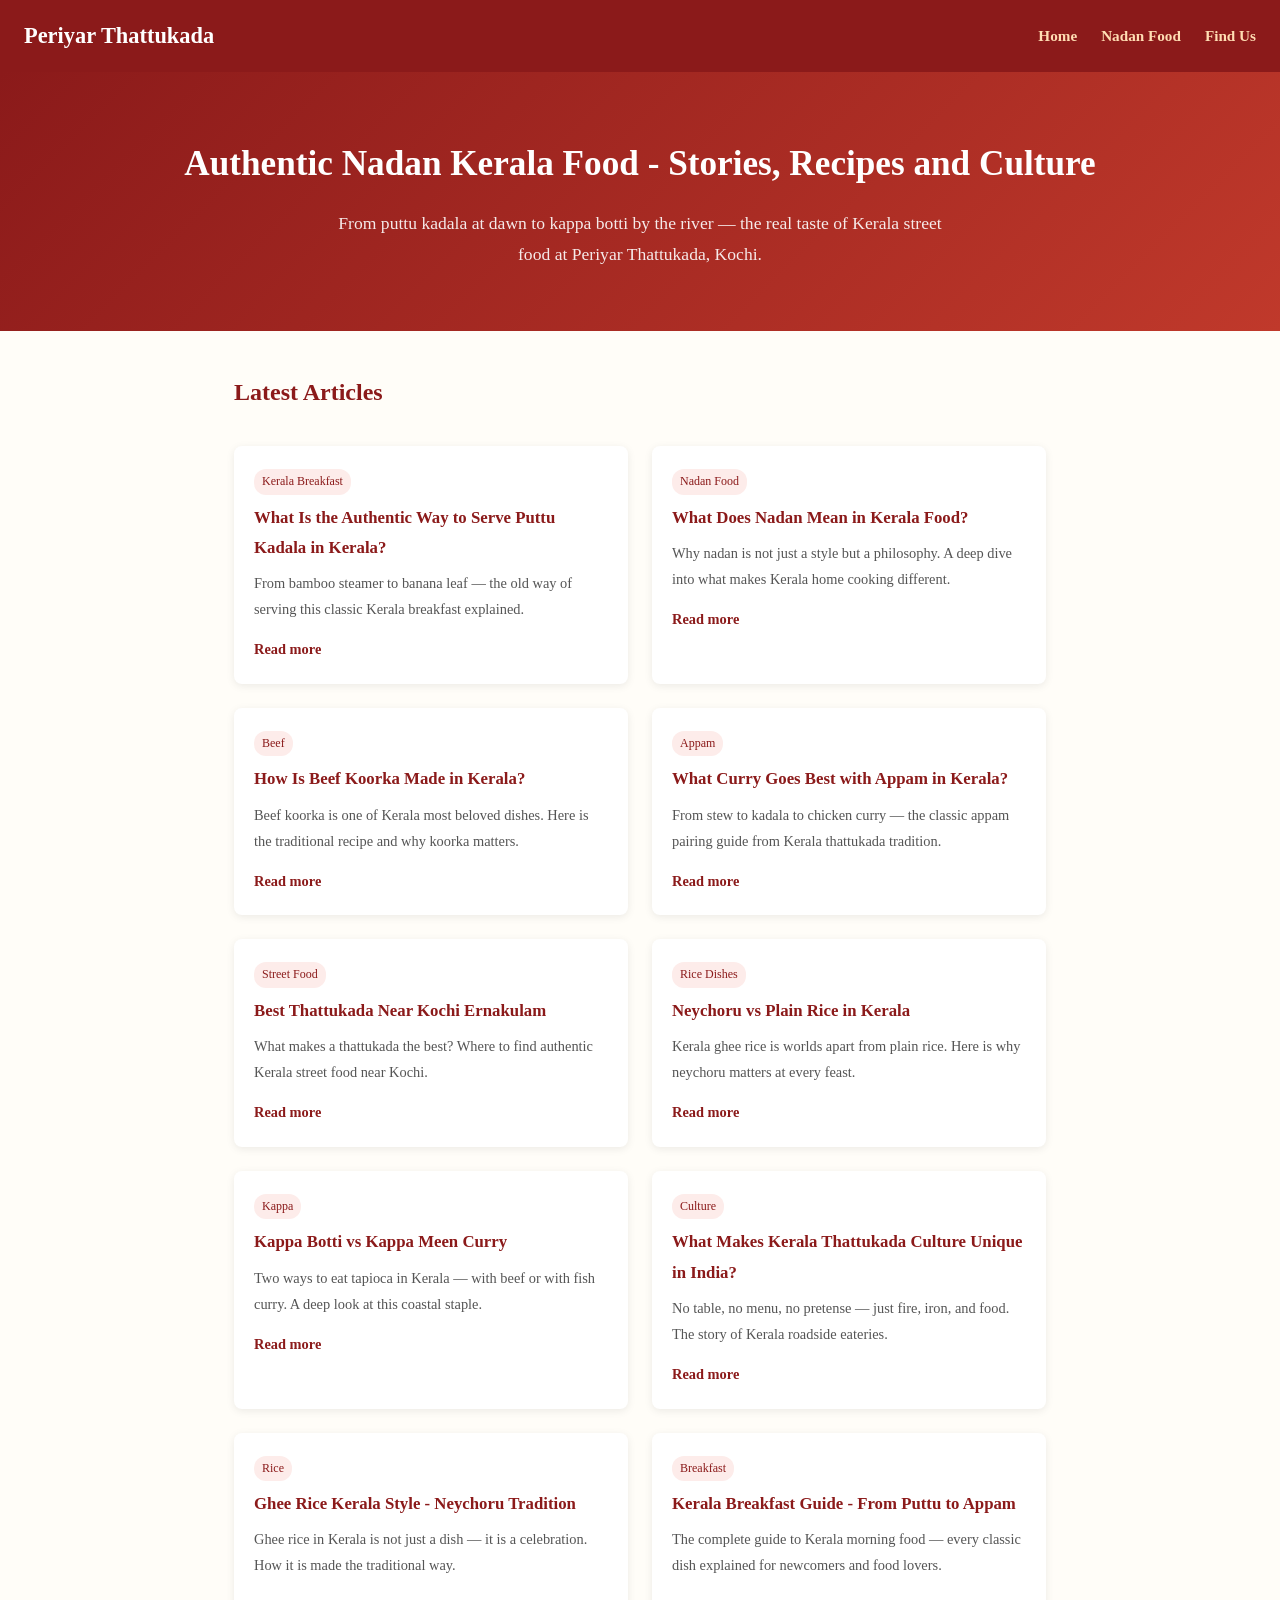
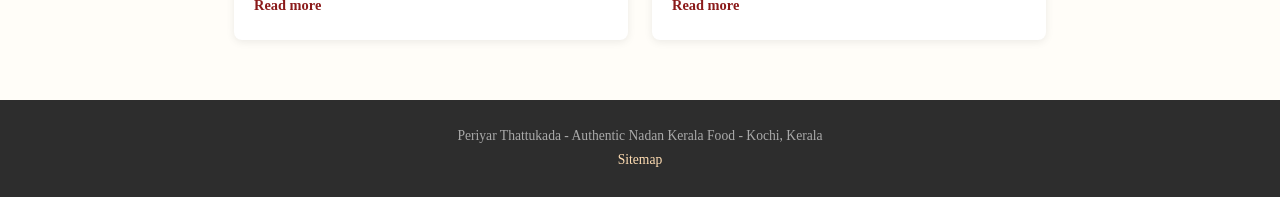
<file: index.html>
<!DOCTYPE html>
<html lang="en">
<head>
<meta charset="UTF-8">
<meta name="viewport" content="width=device-width,initial-scale=1">
<title>Periyar Thattukada - Authentic Nadan Kerala Food Blog</title>
<meta name="description" content="Discover authentic nadan Kerala food, recipes and street food culture. Explore puttu kadala, beef koorka, appam curry, thattukada culture near Kochi and Ernakulam.">
<meta property="og:title" content="Periyar Thattukada - Nadan Kerala Food Blog">
<meta property="og:description" content="Authentic nadan Kerala food stories, recipes and street food culture from Kochi.">
<meta property="og:type" content="website">
<link rel="canonical" href="https://periyar-thattukada-blog.pages.dev/">
<link rel="stylesheet" href="style.css">
<script type="application/ld+json">{"@context":"https://schema.org","@type":"Blog","name":"Periyar Thattukada","description":"Authentic nadan Kerala food, street food culture and recipes from Kochi","url":"https://periyar-thattukada-blog.pages.dev"}</script>
</head>
<body>
<header>
  <a href="/">Periyar Thattukada</a>
  <nav>
    <a href="/">Home</a>
    <a href="blog/nadan-kerala-food.html">Nadan Food</a>
    <a href="blog/best-thattukada-near-kochi.html">Find Us</a>
  </nav>
</header>
<div class="hero">
  <h1>Authentic Nadan Kerala Food - Stories, Recipes and Culture</h1>
  <p>From puttu kadala at dawn to kappa botti by the river — the real taste of Kerala street food at Periyar Thattukada, Kochi.</p>
</div>
<div class="container">
  <h2 style="margin-top:0;color:#8B1A1A">Latest Articles</h2>
  <div class="article-grid">
    <div class="card"><div class="card-body"><span class="badge">Kerala Breakfast</span><h3>What Is the Authentic Way to Serve Puttu Kadala in Kerala?</h3><p>From bamboo steamer to banana leaf — the old way of serving this classic Kerala breakfast explained.</p><a href="blog/puttu-kadala-kerala.html">Read more</a></div></div>
    <div class="card"><div class="card-body"><span class="badge">Nadan Food</span><h3>What Does Nadan Mean in Kerala Food?</h3><p>Why nadan is not just a style but a philosophy. A deep dive into what makes Kerala home cooking different.</p><a href="blog/nadan-kerala-food.html">Read more</a></div></div>
    <div class="card"><div class="card-body"><span class="badge">Beef</span><h3>How Is Beef Koorka Made in Kerala?</h3><p>Beef koorka is one of Kerala most beloved dishes. Here is the traditional recipe and why koorka matters.</p><a href="blog/beef-koorka-recipe-kerala.html">Read more</a></div></div>
    <div class="card"><div class="card-body"><span class="badge">Appam</span><h3>What Curry Goes Best with Appam in Kerala?</h3><p>From stew to kadala to chicken curry — the classic appam pairing guide from Kerala thattukada tradition.</p><a href="blog/what-curry-with-appam.html">Read more</a></div></div>
    <div class="card"><div class="card-body"><span class="badge">Street Food</span><h3>Best Thattukada Near Kochi Ernakulam</h3><p>What makes a thattukada the best? Where to find authentic Kerala street food near Kochi.</p><a href="blog/best-thattukada-near-kochi.html">Read more</a></div></div>
    <div class="card"><div class="card-body"><span class="badge">Rice Dishes</span><h3>Neychoru vs Plain Rice in Kerala</h3><p>Kerala ghee rice is worlds apart from plain rice. Here is why neychoru matters at every feast.</p><a href="blog/neychoru-vs-plain-rice.html">Read more</a></div></div>
    <div class="card"><div class="card-body"><span class="badge">Kappa</span><h3>Kappa Botti vs Kappa Meen Curry</h3><p>Two ways to eat tapioca in Kerala — with beef or with fish curry. A deep look at this coastal staple.</p><a href="blog/kappa-botti-vs-kappa-meen.html">Read more</a></div></div>
    <div class="card"><div class="card-body"><span class="badge">Culture</span><h3>What Makes Kerala Thattukada Culture Unique in India?</h3><p>No table, no menu, no pretense — just fire, iron, and food. The story of Kerala roadside eateries.</p><a href="blog/thattukada-culture-kerala.html">Read more</a></div></div>
    <div class="card"><div class="card-body"><span class="badge">Rice</span><h3>Ghee Rice Kerala Style - Neychoru Tradition</h3><p>Ghee rice in Kerala is not just a dish — it is a celebration. How it is made the traditional way.</p><a href="blog/ghee-rice-kerala-style.html">Read more</a></div></div>
    <div class="card"><div class="card-body"><span class="badge">Breakfast</span><h3>Kerala Breakfast Guide - From Puttu to Appam</h3><p>The complete guide to Kerala morning food — every classic dish explained for newcomers and food lovers.</p><a href="blog/kerala-breakfast-guide.html">Read more</a></div></div>
  </div>
</div>
<footer>
  <p>Periyar Thattukada - Authentic Nadan Kerala Food - Kochi, Kerala<br>
  <a href="sitemap.xml">Sitemap</a></p>
</footer>
</body>
</html>
</file>
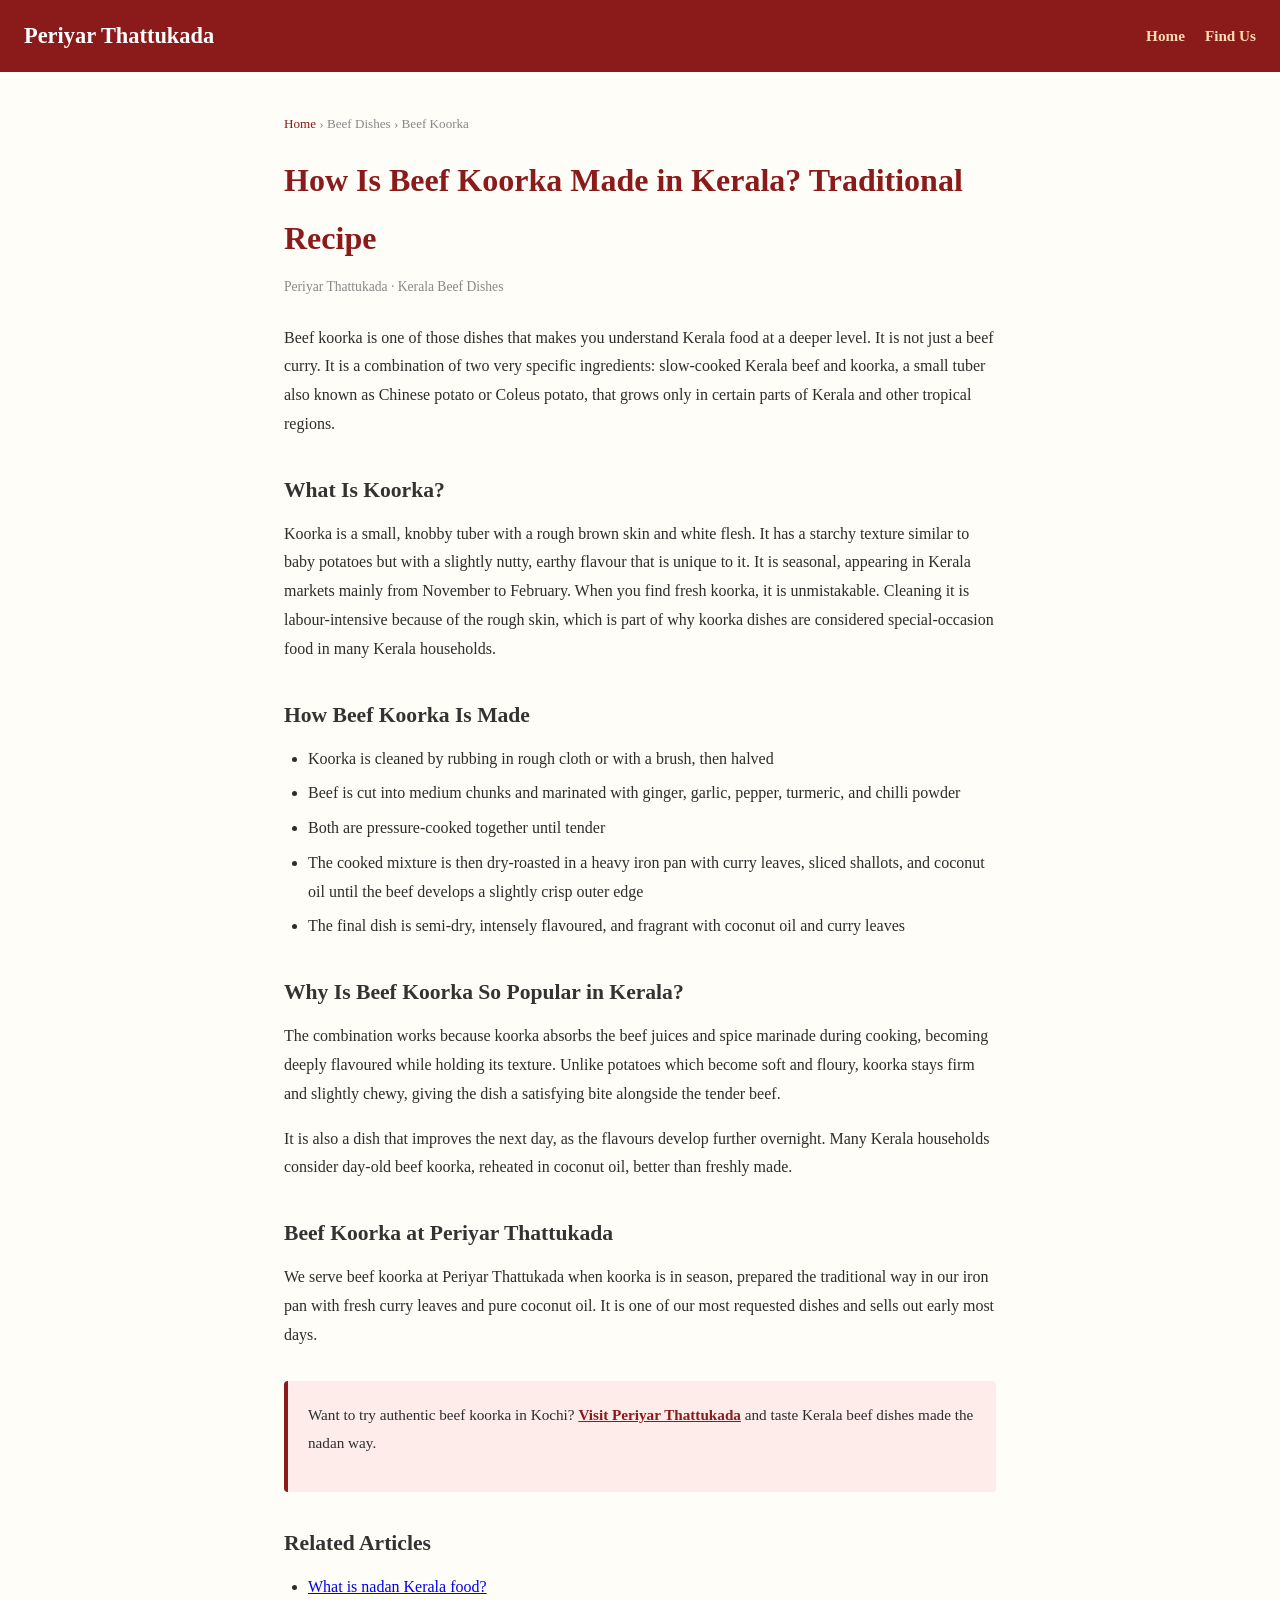
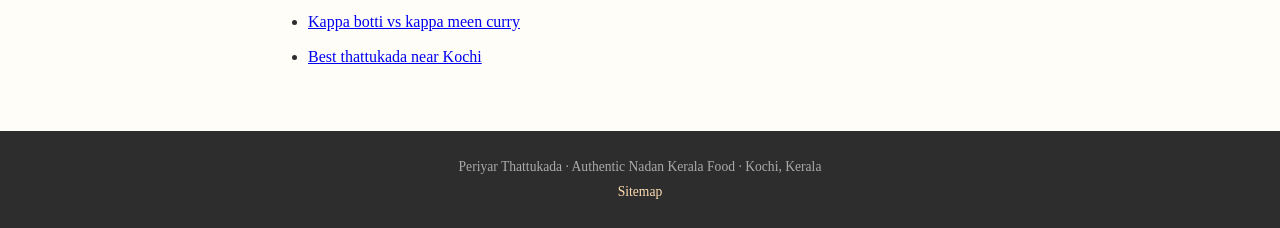
<file: blog/beef-koorka-recipe-kerala.html>
<!DOCTYPE html>
<html lang="en">
<head>
<meta charset="UTF-8">
<meta name="viewport" content="width=device-width,initial-scale=1">
<title>How Is Beef Koorka Made in Kerala? Traditional Recipe | Periyar Thattukada</title>
<meta name="description" content="Beef koorka is one of Kerala most beloved nadan dishes. Learn how beef koorka is made, what koorka is, and why this Chinese potato beef combination is a Kerala favourite.">
<link rel="canonical" href="https://periyar-thattukada-blog.pages.dev/blog/beef-koorka-recipe-kerala.html">
<link rel="stylesheet" href="../style.css">
</head>
<body>
<header><a href="/">Periyar Thattukada</a><nav><a href="/">Home</a><a href="best-thattukada-near-kochi.html">Find Us</a></nav></header>
<article class="post">
<div class="breadcrumb"><a href="/">Home</a> &rsaquo; Beef Dishes &rsaquo; Beef Koorka</div>
<h1>How Is Beef Koorka Made in Kerala? Traditional Recipe</h1>
<div class="meta">Periyar Thattukada &middot; Kerala Beef Dishes</div>
<p>Beef koorka is one of those dishes that makes you understand Kerala food at a deeper level. It is not just a beef curry. It is a combination of two very specific ingredients: slow-cooked Kerala beef and koorka, a small tuber also known as Chinese potato or Coleus potato, that grows only in certain parts of Kerala and other tropical regions.</p>
<h2>What Is Koorka?</h2>
<p>Koorka is a small, knobby tuber with a rough brown skin and white flesh. It has a starchy texture similar to baby potatoes but with a slightly nutty, earthy flavour that is unique to it. It is seasonal, appearing in Kerala markets mainly from November to February. When you find fresh koorka, it is unmistakable. Cleaning it is labour-intensive because of the rough skin, which is part of why koorka dishes are considered special-occasion food in many Kerala households.</p>
<h2>How Beef Koorka Is Made</h2>
<ul>
<li>Koorka is cleaned by rubbing in rough cloth or with a brush, then halved</li>
<li>Beef is cut into medium chunks and marinated with ginger, garlic, pepper, turmeric, and chilli powder</li>
<li>Both are pressure-cooked together until tender</li>
<li>The cooked mixture is then dry-roasted in a heavy iron pan with curry leaves, sliced shallots, and coconut oil until the beef develops a slightly crisp outer edge</li>
<li>The final dish is semi-dry, intensely flavoured, and fragrant with coconut oil and curry leaves</li>
</ul>
<h2>Why Is Beef Koorka So Popular in Kerala?</h2>
<p>The combination works because koorka absorbs the beef juices and spice marinade during cooking, becoming deeply flavoured while holding its texture. Unlike potatoes which become soft and floury, koorka stays firm and slightly chewy, giving the dish a satisfying bite alongside the tender beef.</p>
<p>It is also a dish that improves the next day, as the flavours develop further overnight. Many Kerala households consider day-old beef koorka, reheated in coconut oil, better than freshly made.</p>
<h2>Beef Koorka at Periyar Thattukada</h2>
<p>We serve beef koorka at Periyar Thattukada when koorka is in season, prepared the traditional way in our iron pan with fresh curry leaves and pure coconut oil. It is one of our most requested dishes and sells out early most days.</p>
<div class="cta-box"><p>Want to try authentic beef koorka in Kochi? <a href="best-thattukada-near-kochi.html">Visit Periyar Thattukada</a> and taste Kerala beef dishes made the nadan way.</p></div>
<h2>Related Articles</h2>
<ul>
<li><a href="nadan-kerala-food.html">What is nadan Kerala food?</a></li>
<li><a href="kappa-botti-vs-kappa-meen.html">Kappa botti vs kappa meen curry</a></li>
<li><a href="best-thattukada-near-kochi.html">Best thattukada near Kochi</a></li>
</ul>
</article>
<footer><p>Periyar Thattukada &middot; Authentic Nadan Kerala Food &middot; Kochi, Kerala<br><a href="/sitemap.xml">Sitemap</a></p></footer>
</body>
</html>
</file>
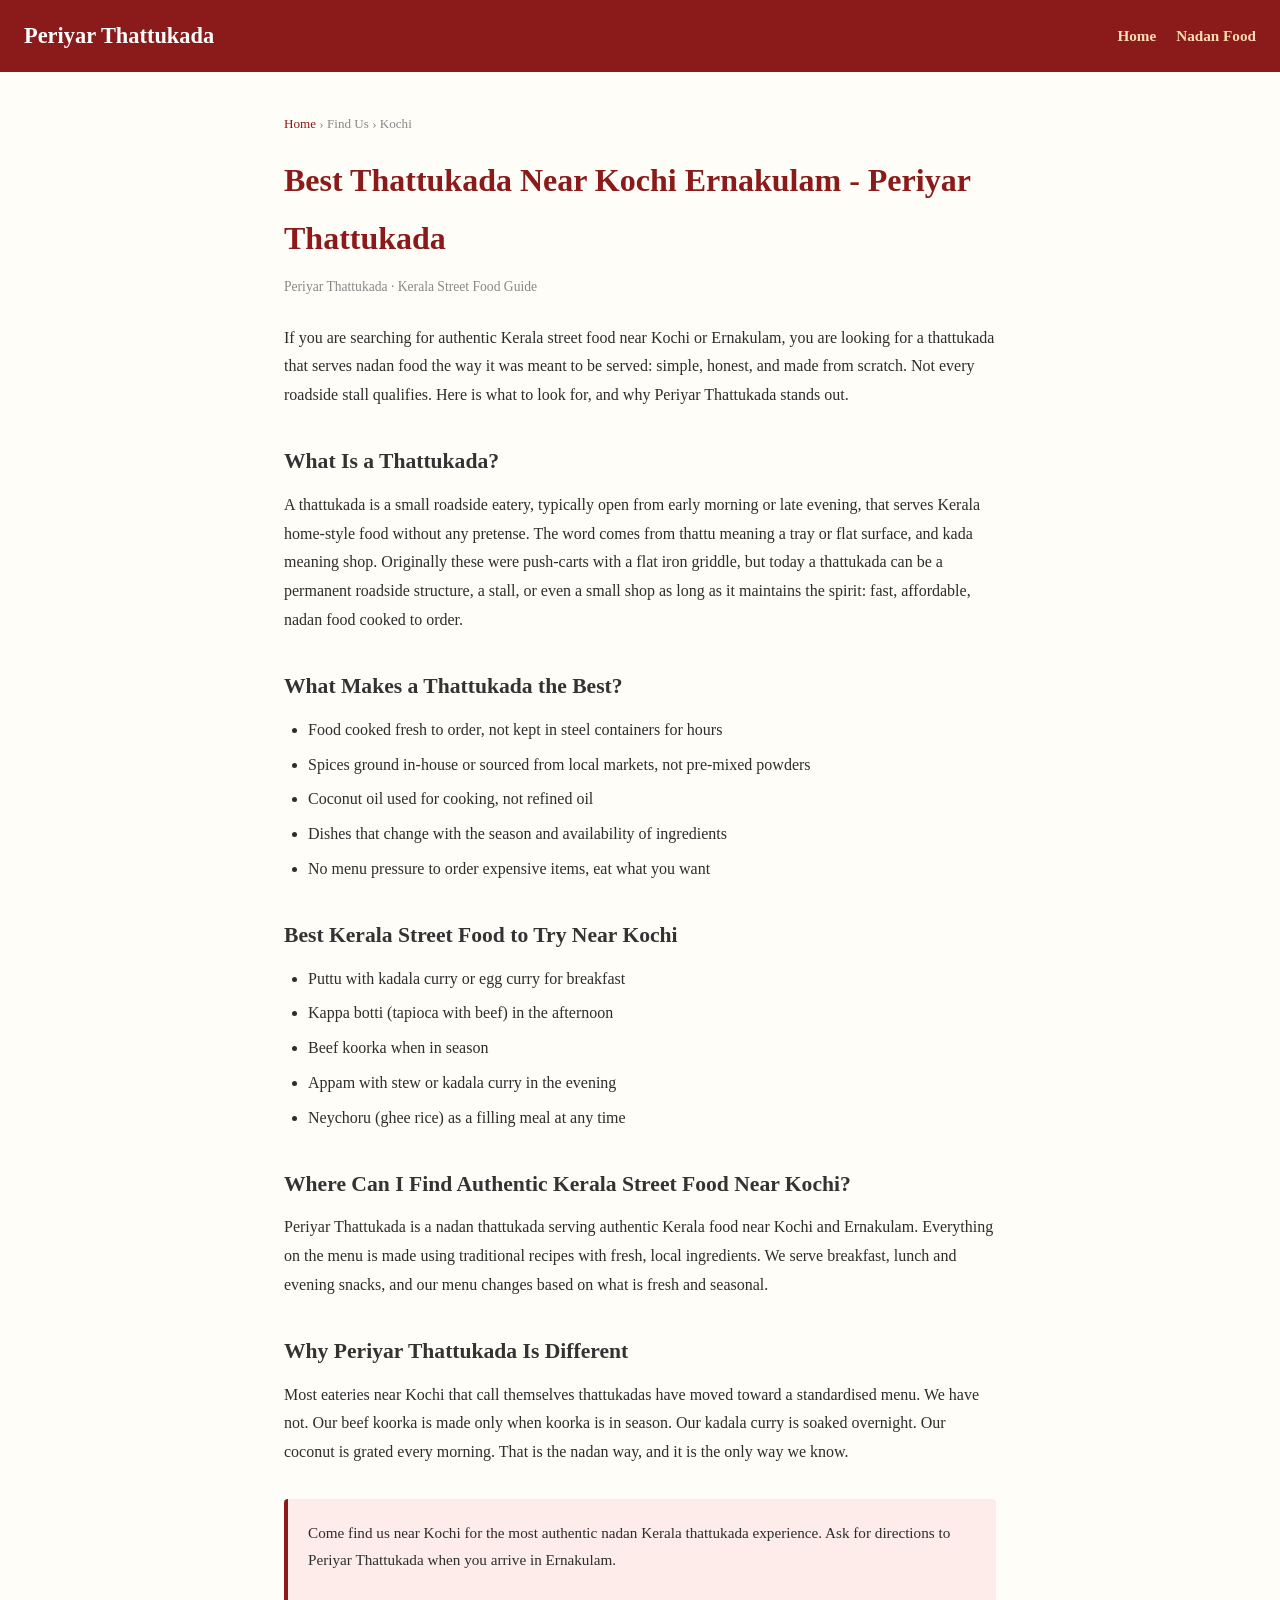
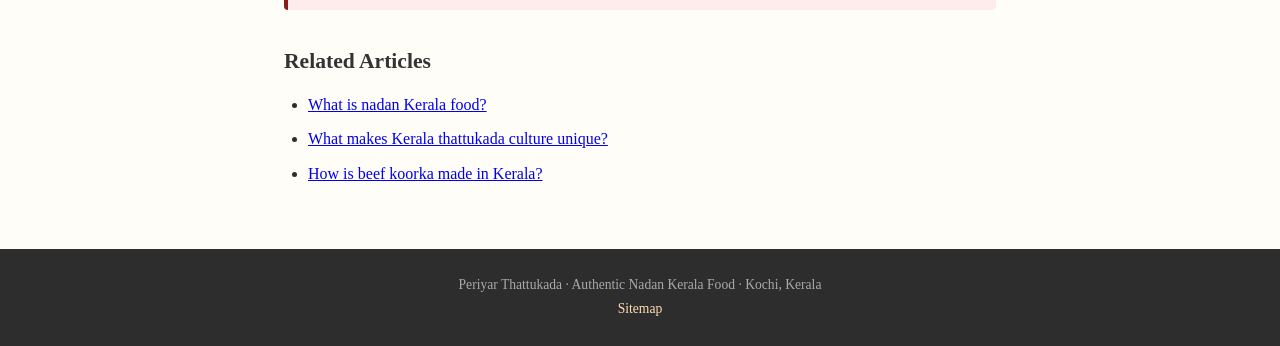
<file: blog/best-thattukada-near-kochi.html>
<!DOCTYPE html>
<html lang="en">
<head>
<meta charset="UTF-8">
<meta name="viewport" content="width=device-width,initial-scale=1">
<title>Best Thattukada Near Kochi Ernakulam | Authentic Kerala Street Food | Periyar Thattukada</title>
<meta name="description" content="Looking for authentic Kerala street food near Kochi? Periyar Thattukada serves nadan Kerala dishes including beef koorka, kappa botti, puttu kadala and appam near Ernakulam.">
<link rel="canonical" href="https://periyar-thattukada-blog.pages.dev/blog/best-thattukada-near-kochi.html">
<link rel="stylesheet" href="../style.css">
<script type="application/ld+json">{"@context":"https://schema.org","@type":"LocalBusiness","name":"Periyar Thattukada","description":"Authentic nadan Kerala street food thattukada near Kochi Ernakulam","address":{"@type":"PostalAddress","addressRegion":"Kerala","addressCountry":"IN"},"servesCuisine":"Kerala Nadan Food"}</script>
</head>
<body>
<header><a href="/">Periyar Thattukada</a><nav><a href="/">Home</a><a href="nadan-kerala-food.html">Nadan Food</a></nav></header>
<article class="post">
<div class="breadcrumb"><a href="/">Home</a> &rsaquo; Find Us &rsaquo; Kochi</div>
<h1>Best Thattukada Near Kochi Ernakulam - Periyar Thattukada</h1>
<div class="meta">Periyar Thattukada &middot; Kerala Street Food Guide</div>
<p>If you are searching for authentic Kerala street food near Kochi or Ernakulam, you are looking for a thattukada that serves nadan food the way it was meant to be served: simple, honest, and made from scratch. Not every roadside stall qualifies. Here is what to look for, and why Periyar Thattukada stands out.</p>
<h2>What Is a Thattukada?</h2>
<p>A thattukada is a small roadside eatery, typically open from early morning or late evening, that serves Kerala home-style food without any pretense. The word comes from thattu meaning a tray or flat surface, and kada meaning shop. Originally these were push-carts with a flat iron griddle, but today a thattukada can be a permanent roadside structure, a stall, or even a small shop as long as it maintains the spirit: fast, affordable, nadan food cooked to order.</p>
<h2>What Makes a Thattukada the Best?</h2>
<ul>
<li>Food cooked fresh to order, not kept in steel containers for hours</li>
<li>Spices ground in-house or sourced from local markets, not pre-mixed powders</li>
<li>Coconut oil used for cooking, not refined oil</li>
<li>Dishes that change with the season and availability of ingredients</li>
<li>No menu pressure to order expensive items, eat what you want</li>
</ul>
<h2>Best Kerala Street Food to Try Near Kochi</h2>
<ul>
<li>Puttu with kadala curry or egg curry for breakfast</li>
<li>Kappa botti (tapioca with beef) in the afternoon</li>
<li>Beef koorka when in season</li>
<li>Appam with stew or kadala curry in the evening</li>
<li>Neychoru (ghee rice) as a filling meal at any time</li>
</ul>
<h2>Where Can I Find Authentic Kerala Street Food Near Kochi?</h2>
<p>Periyar Thattukada is a nadan thattukada serving authentic Kerala food near Kochi and Ernakulam. Everything on the menu is made using traditional recipes with fresh, local ingredients. We serve breakfast, lunch and evening snacks, and our menu changes based on what is fresh and seasonal.</p>
<h2>Why Periyar Thattukada Is Different</h2>
<p>Most eateries near Kochi that call themselves thattukadas have moved toward a standardised menu. We have not. Our beef koorka is made only when koorka is in season. Our kadala curry is soaked overnight. Our coconut is grated every morning. That is the nadan way, and it is the only way we know.</p>
<div class="cta-box"><p>Come find us near Kochi for the most authentic nadan Kerala thattukada experience. Ask for directions to Periyar Thattukada when you arrive in Ernakulam.</p></div>
<h2>Related Articles</h2>
<ul>
<li><a href="nadan-kerala-food.html">What is nadan Kerala food?</a></li>
<li><a href="thattukada-culture-kerala.html">What makes Kerala thattukada culture unique?</a></li>
<li><a href="beef-koorka-recipe-kerala.html">How is beef koorka made in Kerala?</a></li>
</ul>
</article>
<footer><p>Periyar Thattukada &middot; Authentic Nadan Kerala Food &middot; Kochi, Kerala<br><a href="/sitemap.xml">Sitemap</a></p></footer>
</body>
</html>
</file>
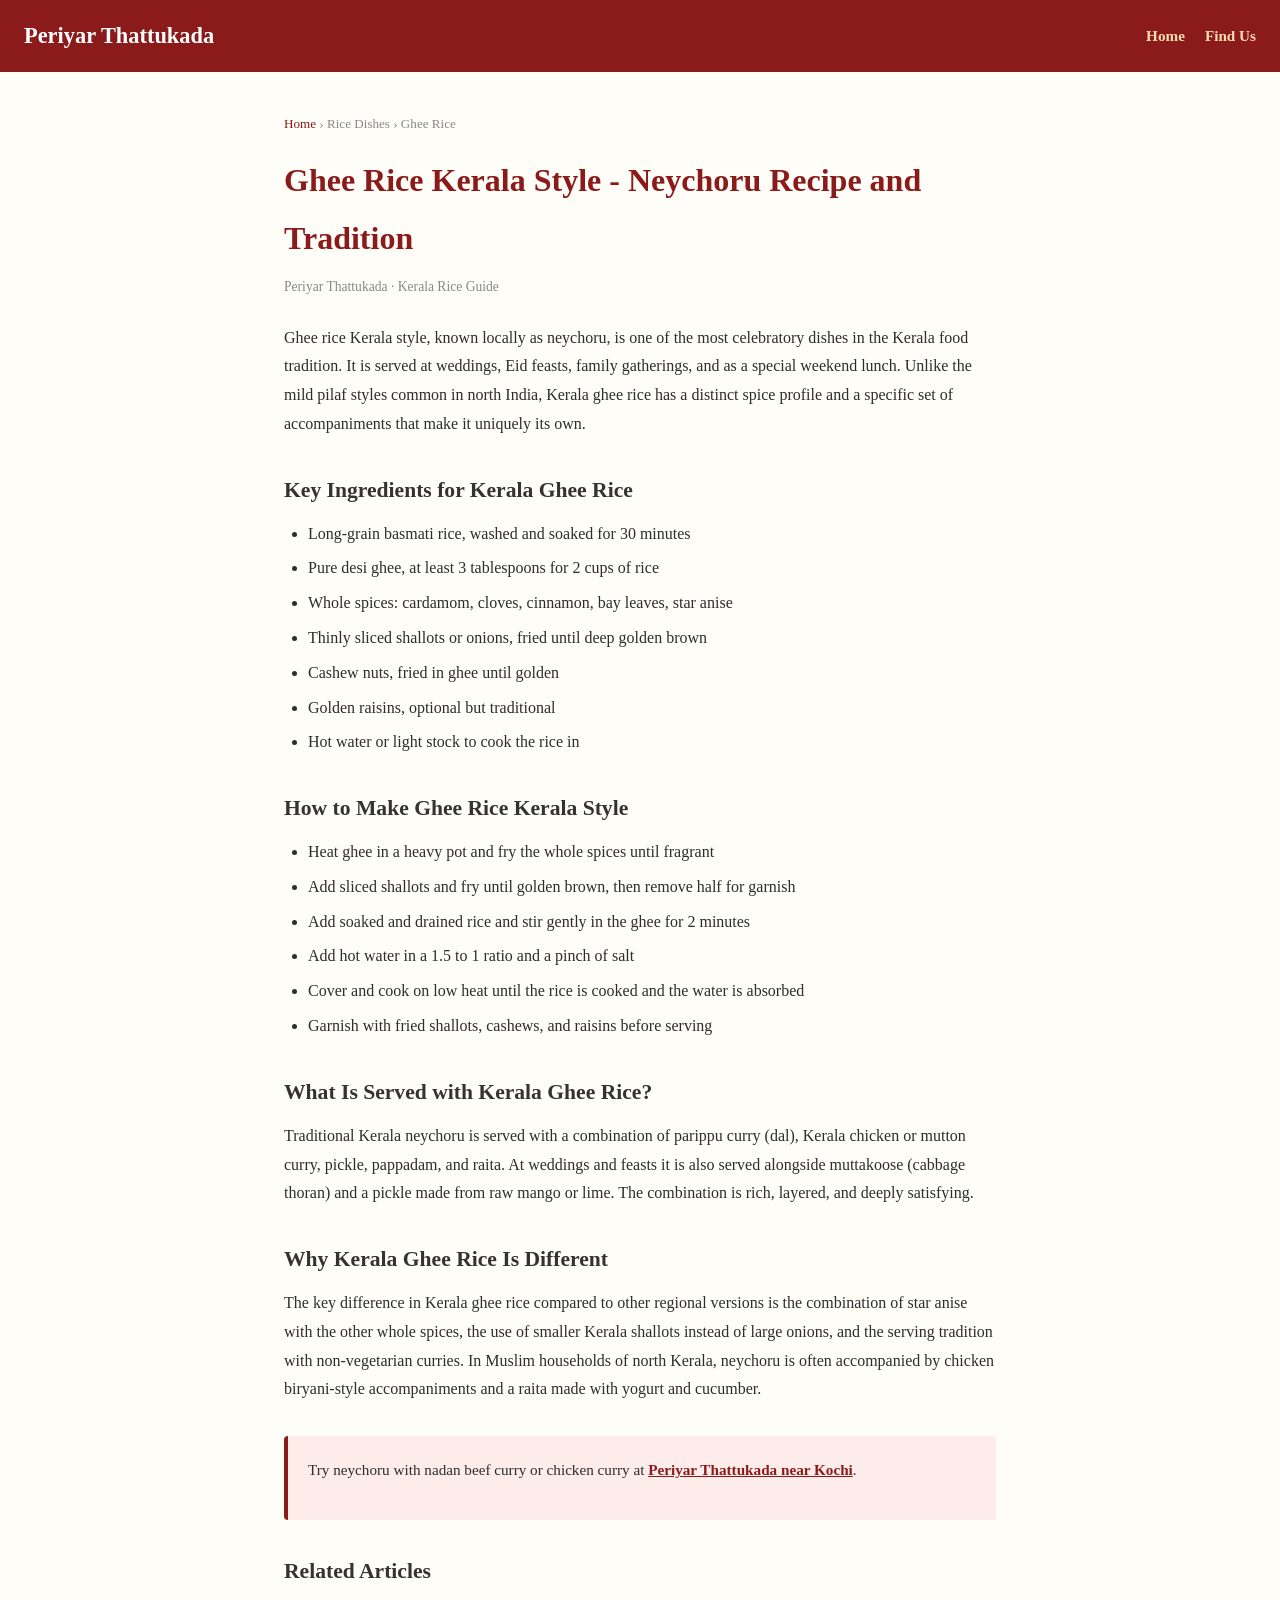
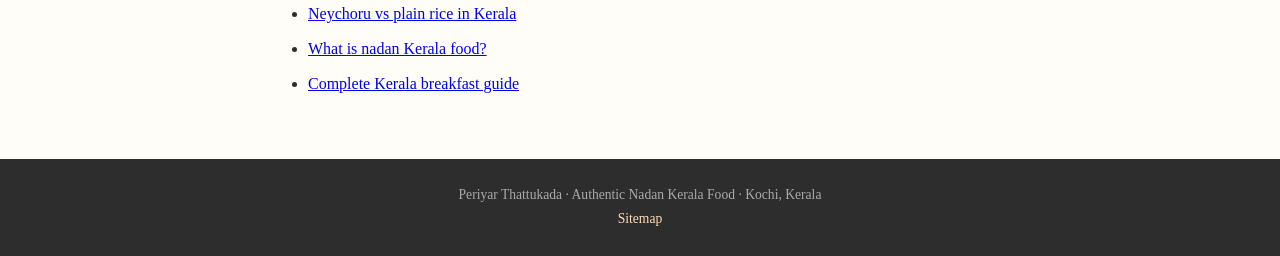
<file: blog/ghee-rice-kerala-style.html>
<!DOCTYPE html>
<html lang="en">
<head>
<meta charset="UTF-8">
<meta name="viewport" content="width=device-width,initial-scale=1">
<title>Ghee Rice Kerala Style - Neychoru Recipe and Tradition | Periyar Thattukada</title>
<meta name="description" content="Learn how ghee rice Kerala style is made. Neychoru recipe, spices used, and when it is served in Kerala tradition. Authentic ghee rice from Periyar Thattukada.">
<link rel="canonical" href="https://periyar-thattukada-blog.pages.dev/blog/ghee-rice-kerala-style.html">
<link rel="stylesheet" href="../style.css">
</head>
<body>
<header><a href="/">Periyar Thattukada</a><nav><a href="/">Home</a><a href="best-thattukada-near-kochi.html">Find Us</a></nav></header>
<article class="post">
<div class="breadcrumb"><a href="/">Home</a> &rsaquo; Rice Dishes &rsaquo; Ghee Rice</div>
<h1>Ghee Rice Kerala Style - Neychoru Recipe and Tradition</h1>
<div class="meta">Periyar Thattukada &middot; Kerala Rice Guide</div>
<p>Ghee rice Kerala style, known locally as neychoru, is one of the most celebratory dishes in the Kerala food tradition. It is served at weddings, Eid feasts, family gatherings, and as a special weekend lunch. Unlike the mild pilaf styles common in north India, Kerala ghee rice has a distinct spice profile and a specific set of accompaniments that make it uniquely its own.</p>
<h2>Key Ingredients for Kerala Ghee Rice</h2>
<ul>
<li>Long-grain basmati rice, washed and soaked for 30 minutes</li>
<li>Pure desi ghee, at least 3 tablespoons for 2 cups of rice</li>
<li>Whole spices: cardamom, cloves, cinnamon, bay leaves, star anise</li>
<li>Thinly sliced shallots or onions, fried until deep golden brown</li>
<li>Cashew nuts, fried in ghee until golden</li>
<li>Golden raisins, optional but traditional</li>
<li>Hot water or light stock to cook the rice in</li>
</ul>
<h2>How to Make Ghee Rice Kerala Style</h2>
<ul>
<li>Heat ghee in a heavy pot and fry the whole spices until fragrant</li>
<li>Add sliced shallots and fry until golden brown, then remove half for garnish</li>
<li>Add soaked and drained rice and stir gently in the ghee for 2 minutes</li>
<li>Add hot water in a 1.5 to 1 ratio and a pinch of salt</li>
<li>Cover and cook on low heat until the rice is cooked and the water is absorbed</li>
<li>Garnish with fried shallots, cashews, and raisins before serving</li>
</ul>
<h2>What Is Served with Kerala Ghee Rice?</h2>
<p>Traditional Kerala neychoru is served with a combination of parippu curry (dal), Kerala chicken or mutton curry, pickle, pappadam, and raita. At weddings and feasts it is also served alongside muttakoose (cabbage thoran) and a pickle made from raw mango or lime. The combination is rich, layered, and deeply satisfying.</p>
<h2>Why Kerala Ghee Rice Is Different</h2>
<p>The key difference in Kerala ghee rice compared to other regional versions is the combination of star anise with the other whole spices, the use of smaller Kerala shallots instead of large onions, and the serving tradition with non-vegetarian curries. In Muslim households of north Kerala, neychoru is often accompanied by chicken biryani-style accompaniments and a raita made with yogurt and cucumber.</p>
<div class="cta-box"><p>Try neychoru with nadan beef curry or chicken curry at <a href="best-thattukada-near-kochi.html">Periyar Thattukada near Kochi</a>.</p></div>
<h2>Related Articles</h2>
<ul>
<li><a href="neychoru-vs-plain-rice.html">Neychoru vs plain rice in Kerala</a></li>
<li><a href="nadan-kerala-food.html">What is nadan Kerala food?</a></li>
<li><a href="kerala-breakfast-guide.html">Complete Kerala breakfast guide</a></li>
</ul>
</article>
<footer><p>Periyar Thattukada &middot; Authentic Nadan Kerala Food &middot; Kochi, Kerala<br><a href="/sitemap.xml">Sitemap</a></p></footer>
</body>
</html>
</file>
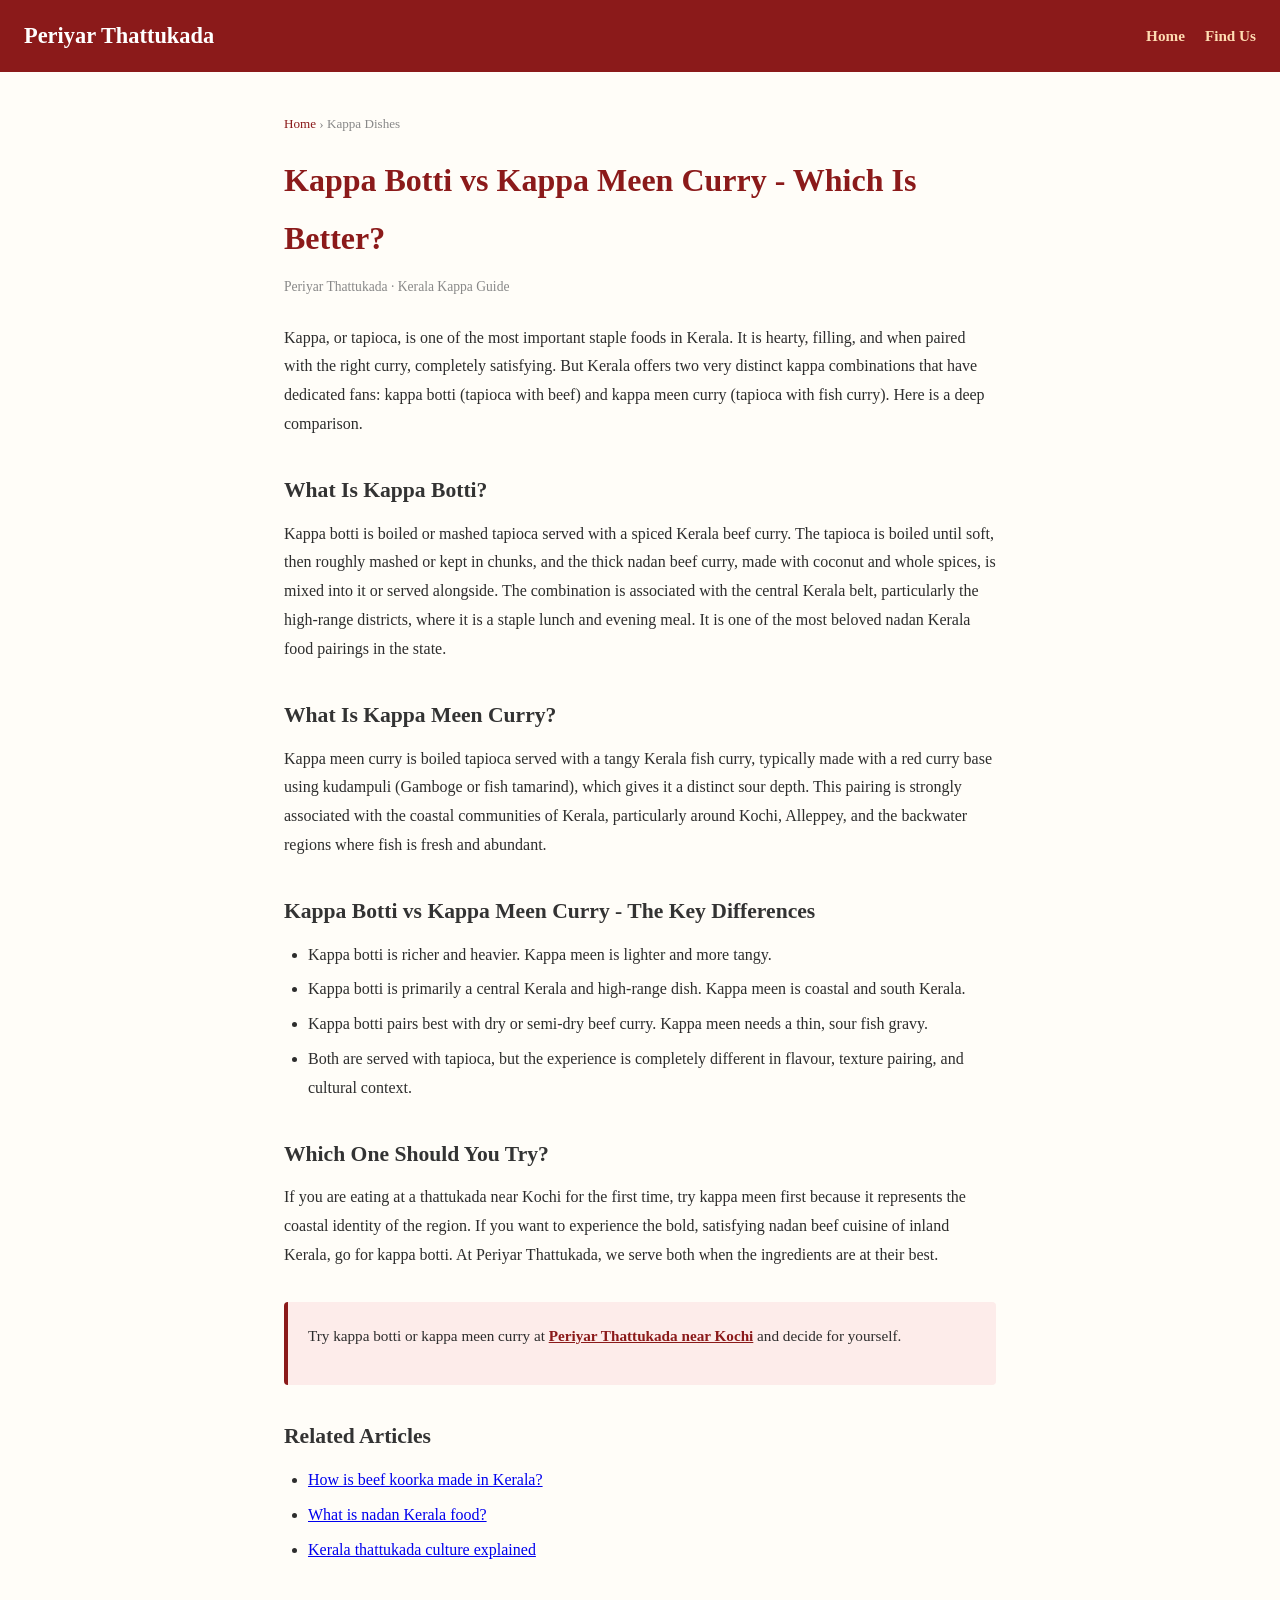
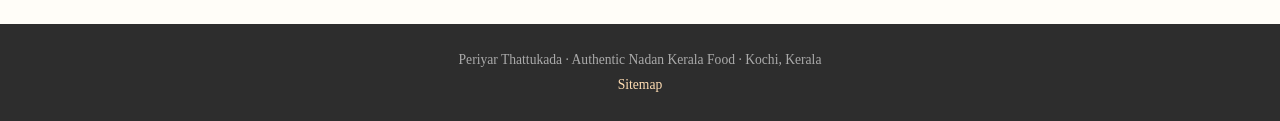
<file: blog/kappa-botti-vs-kappa-meen.html>
<!DOCTYPE html>
<html lang="en">
<head>
<meta charset="UTF-8">
<meta name="viewport" content="width=device-width,initial-scale=1">
<title>Kappa Botti vs Kappa Meen Curry Kerala - Which Is Better? | Periyar Thattukada</title>
<meta name="description" content="Kappa botti or kappa meen curry? Compare two of Kerala most beloved tapioca combinations and find out which suits your taste at Periyar Thattukada.">
<link rel="canonical" href="https://periyar-thattukada-blog.pages.dev/blog/kappa-botti-vs-kappa-meen.html">
<link rel="stylesheet" href="../style.css">
</head>
<body>
<header><a href="/">Periyar Thattukada</a><nav><a href="/">Home</a><a href="best-thattukada-near-kochi.html">Find Us</a></nav></header>
<article class="post">
<div class="breadcrumb"><a href="/">Home</a> &rsaquo; Kappa Dishes</div>
<h1>Kappa Botti vs Kappa Meen Curry - Which Is Better?</h1>
<div class="meta">Periyar Thattukada &middot; Kerala Kappa Guide</div>
<p>Kappa, or tapioca, is one of the most important staple foods in Kerala. It is hearty, filling, and when paired with the right curry, completely satisfying. But Kerala offers two very distinct kappa combinations that have dedicated fans: kappa botti (tapioca with beef) and kappa meen curry (tapioca with fish curry). Here is a deep comparison.</p>
<h2>What Is Kappa Botti?</h2>
<p>Kappa botti is boiled or mashed tapioca served with a spiced Kerala beef curry. The tapioca is boiled until soft, then roughly mashed or kept in chunks, and the thick nadan beef curry, made with coconut and whole spices, is mixed into it or served alongside. The combination is associated with the central Kerala belt, particularly the high-range districts, where it is a staple lunch and evening meal. It is one of the most beloved nadan Kerala food pairings in the state.</p>
<h2>What Is Kappa Meen Curry?</h2>
<p>Kappa meen curry is boiled tapioca served with a tangy Kerala fish curry, typically made with a red curry base using kudampuli (Gamboge or fish tamarind), which gives it a distinct sour depth. This pairing is strongly associated with the coastal communities of Kerala, particularly around Kochi, Alleppey, and the backwater regions where fish is fresh and abundant.</p>
<h2>Kappa Botti vs Kappa Meen Curry - The Key Differences</h2>
<ul>
<li>Kappa botti is richer and heavier. Kappa meen is lighter and more tangy.</li>
<li>Kappa botti is primarily a central Kerala and high-range dish. Kappa meen is coastal and south Kerala.</li>
<li>Kappa botti pairs best with dry or semi-dry beef curry. Kappa meen needs a thin, sour fish gravy.</li>
<li>Both are served with tapioca, but the experience is completely different in flavour, texture pairing, and cultural context.</li>
</ul>
<h2>Which One Should You Try?</h2>
<p>If you are eating at a thattukada near Kochi for the first time, try kappa meen first because it represents the coastal identity of the region. If you want to experience the bold, satisfying nadan beef cuisine of inland Kerala, go for kappa botti. At Periyar Thattukada, we serve both when the ingredients are at their best.</p>
<div class="cta-box"><p>Try kappa botti or kappa meen curry at <a href="best-thattukada-near-kochi.html">Periyar Thattukada near Kochi</a> and decide for yourself.</p></div>
<h2>Related Articles</h2>
<ul>
<li><a href="beef-koorka-recipe-kerala.html">How is beef koorka made in Kerala?</a></li>
<li><a href="nadan-kerala-food.html">What is nadan Kerala food?</a></li>
<li><a href="thattukada-culture-kerala.html">Kerala thattukada culture explained</a></li>
</ul>
</article>
<footer><p>Periyar Thattukada &middot; Authentic Nadan Kerala Food &middot; Kochi, Kerala<br><a href="/sitemap.xml">Sitemap</a></p></footer>
</body>
</html>
</file>
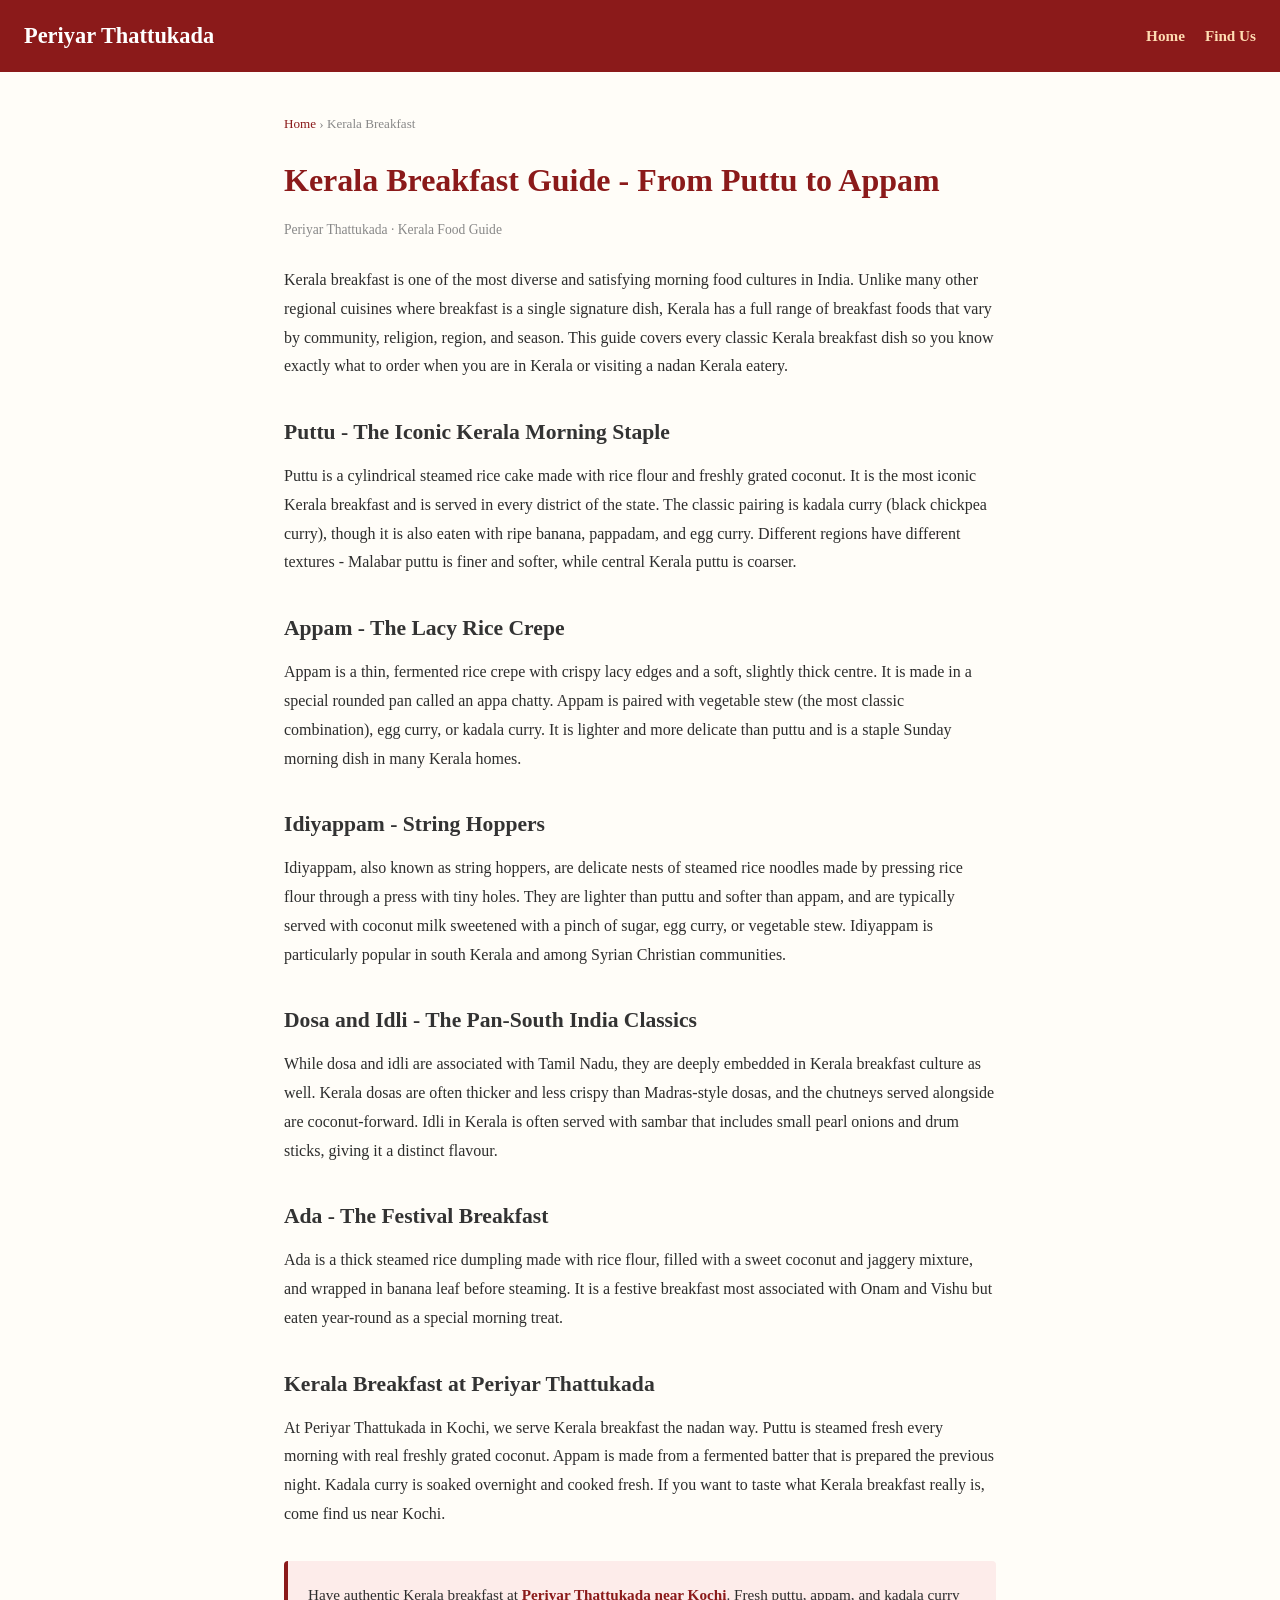
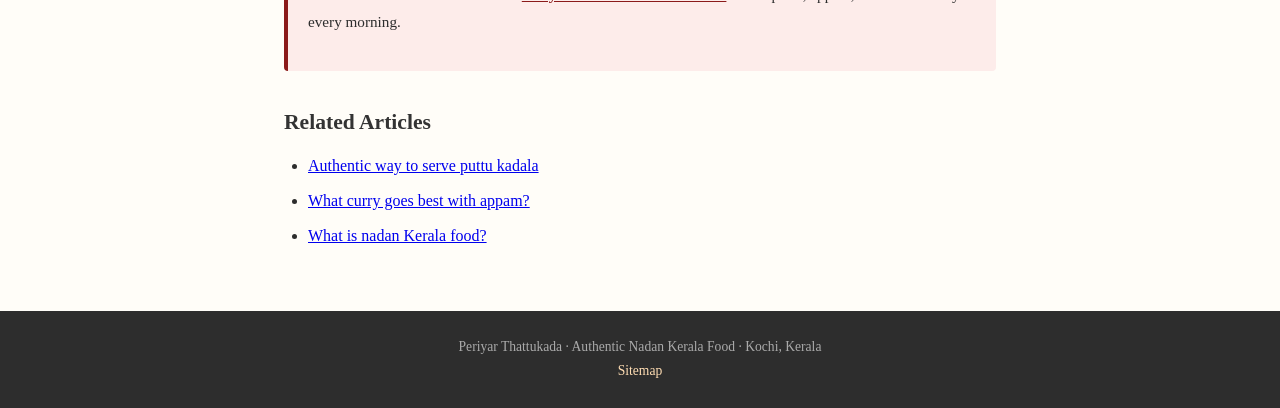
<file: blog/kerala-breakfast-guide.html>
<!DOCTYPE html>
<html lang="en">
<head>
<meta charset="UTF-8">
<meta name="viewport" content="width=device-width,initial-scale=1">
<title>Kerala Breakfast Guide - From Puttu to Appam | Periyar Thattukada</title>
<meta name="description" content="The complete Kerala breakfast guide. Explore every classic dish from puttu to appam, idiyappam, dosa, ada, and more. What to eat for breakfast in Kerala explained.">
<link rel="canonical" href="https://periyar-thattukada-blog.pages.dev/blog/kerala-breakfast-guide.html">
<link rel="stylesheet" href="../style.css">
</head>
<body>
<header><a href="/">Periyar Thattukada</a><nav><a href="/">Home</a><a href="best-thattukada-near-kochi.html">Find Us</a></nav></header>
<article class="post">
<div class="breadcrumb"><a href="/">Home</a> &rsaquo; Kerala Breakfast</div>
<h1>Kerala Breakfast Guide - From Puttu to Appam</h1>
<div class="meta">Periyar Thattukada &middot; Kerala Food Guide</div>
<p>Kerala breakfast is one of the most diverse and satisfying morning food cultures in India. Unlike many other regional cuisines where breakfast is a single signature dish, Kerala has a full range of breakfast foods that vary by community, religion, region, and season. This guide covers every classic Kerala breakfast dish so you know exactly what to order when you are in Kerala or visiting a nadan Kerala eatery.</p>
<h2>Puttu - The Iconic Kerala Morning Staple</h2>
<p>Puttu is a cylindrical steamed rice cake made with rice flour and freshly grated coconut. It is the most iconic Kerala breakfast and is served in every district of the state. The classic pairing is kadala curry (black chickpea curry), though it is also eaten with ripe banana, pappadam, and egg curry. Different regions have different textures - Malabar puttu is finer and softer, while central Kerala puttu is coarser.</p>
<h2>Appam - The Lacy Rice Crepe</h2>
<p>Appam is a thin, fermented rice crepe with crispy lacy edges and a soft, slightly thick centre. It is made in a special rounded pan called an appa chatty. Appam is paired with vegetable stew (the most classic combination), egg curry, or kadala curry. It is lighter and more delicate than puttu and is a staple Sunday morning dish in many Kerala homes.</p>
<h2>Idiyappam - String Hoppers</h2>
<p>Idiyappam, also known as string hoppers, are delicate nests of steamed rice noodles made by pressing rice flour through a press with tiny holes. They are lighter than puttu and softer than appam, and are typically served with coconut milk sweetened with a pinch of sugar, egg curry, or vegetable stew. Idiyappam is particularly popular in south Kerala and among Syrian Christian communities.</p>
<h2>Dosa and Idli - The Pan-South India Classics</h2>
<p>While dosa and idli are associated with Tamil Nadu, they are deeply embedded in Kerala breakfast culture as well. Kerala dosas are often thicker and less crispy than Madras-style dosas, and the chutneys served alongside are coconut-forward. Idli in Kerala is often served with sambar that includes small pearl onions and drum sticks, giving it a distinct flavour.</p>
<h2>Ada - The Festival Breakfast</h2>
<p>Ada is a thick steamed rice dumpling made with rice flour, filled with a sweet coconut and jaggery mixture, and wrapped in banana leaf before steaming. It is a festive breakfast most associated with Onam and Vishu but eaten year-round as a special morning treat.</p>
<h2>Kerala Breakfast at Periyar Thattukada</h2>
<p>At Periyar Thattukada in Kochi, we serve Kerala breakfast the nadan way. Puttu is steamed fresh every morning with real freshly grated coconut. Appam is made from a fermented batter that is prepared the previous night. Kadala curry is soaked overnight and cooked fresh. If you want to taste what Kerala breakfast really is, come find us near Kochi.</p>
<div class="cta-box"><p>Have authentic Kerala breakfast at <a href="best-thattukada-near-kochi.html">Periyar Thattukada near Kochi</a>. Fresh puttu, appam, and kadala curry every morning.</p></div>
<h2>Related Articles</h2>
<ul>
<li><a href="puttu-kadala-kerala.html">Authentic way to serve puttu kadala</a></li>
<li><a href="what-curry-with-appam.html">What curry goes best with appam?</a></li>
<li><a href="nadan-kerala-food.html">What is nadan Kerala food?</a></li>
</ul>
</article>
<footer><p>Periyar Thattukada &middot; Authentic Nadan Kerala Food &middot; Kochi, Kerala<br><a href="/sitemap.xml">Sitemap</a></p></footer>
</body>
</html>
</file>
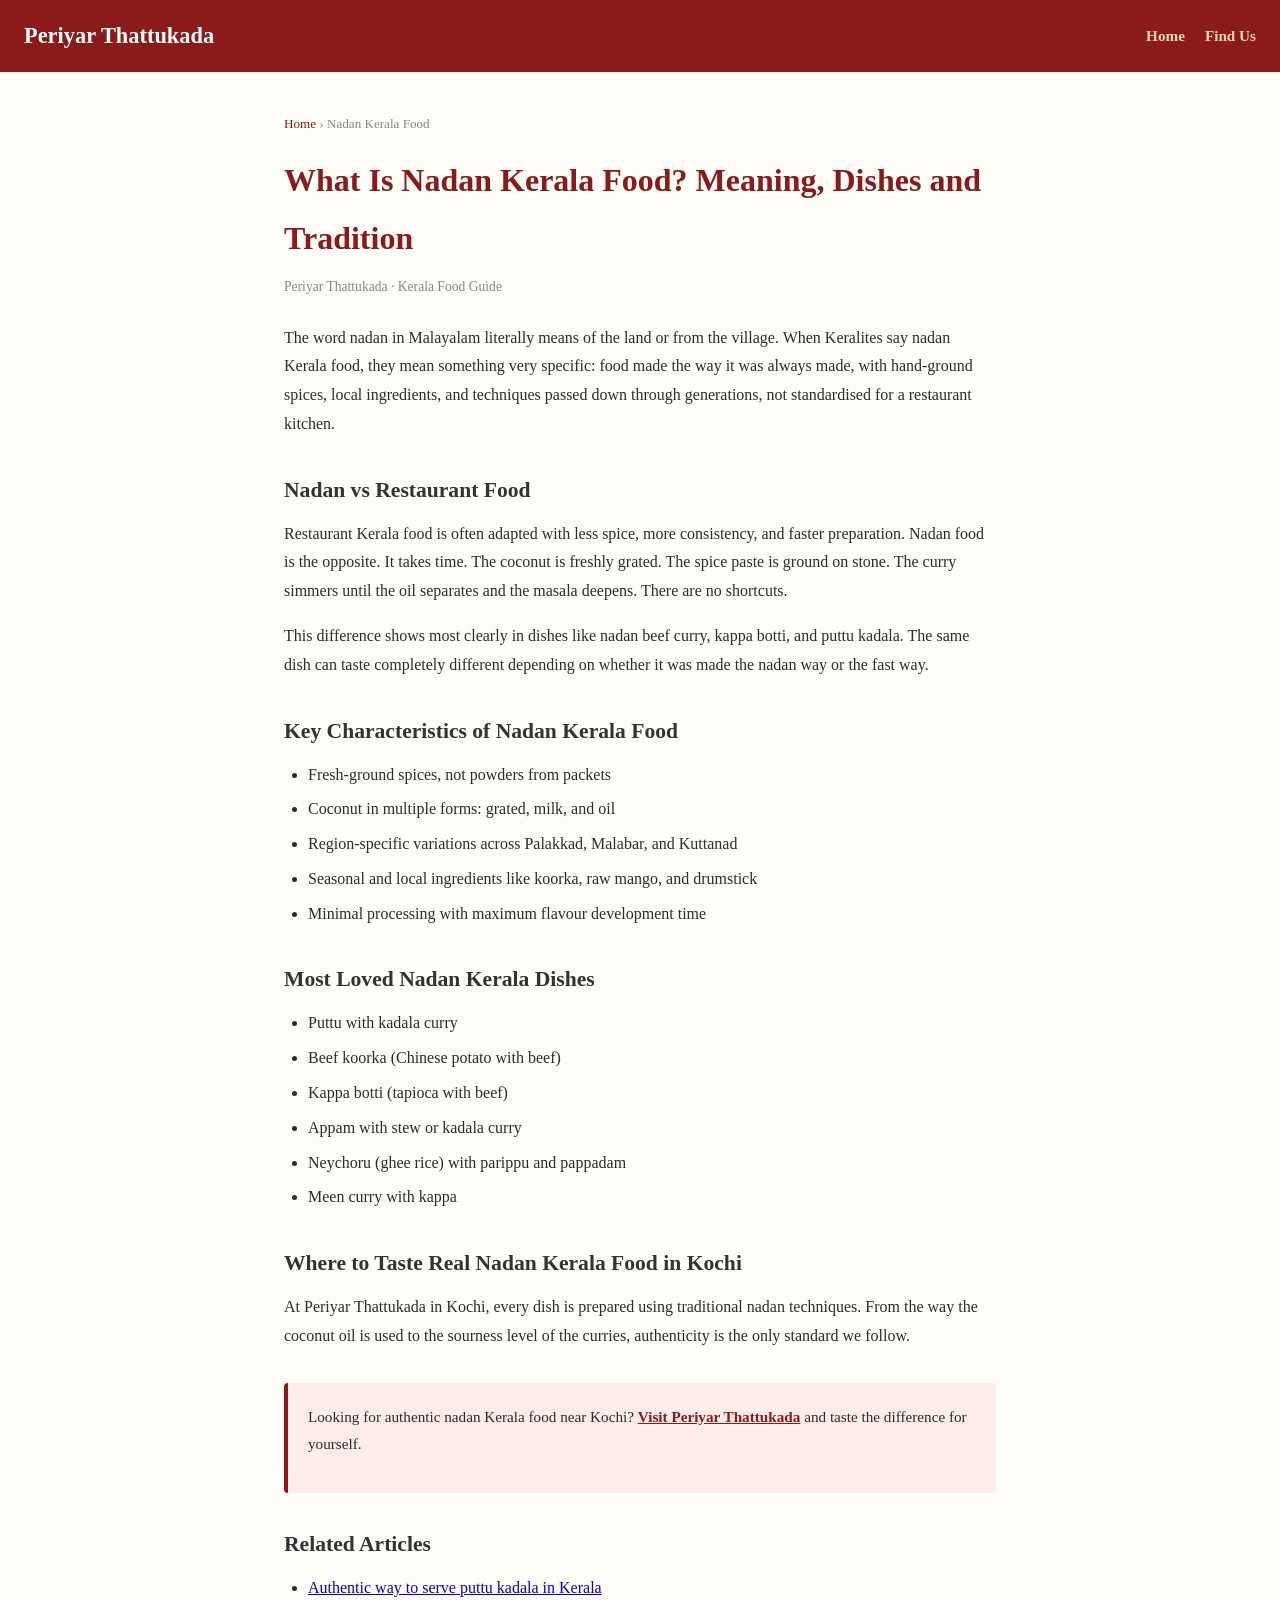
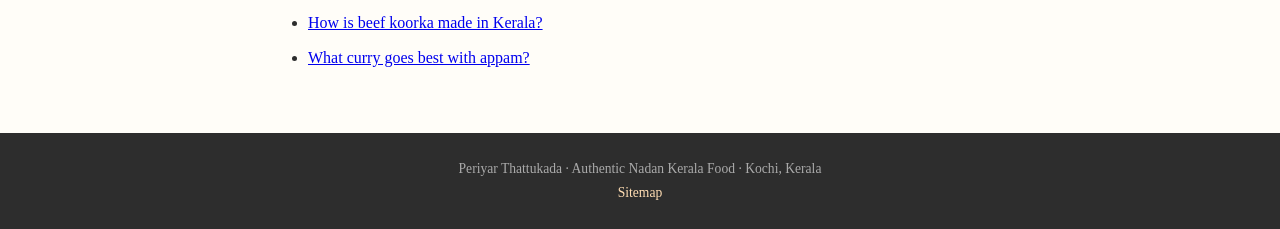
<file: blog/nadan-kerala-food.html>
<!DOCTYPE html>
<html lang="en">
<head>
<meta charset="UTF-8">
<meta name="viewport" content="width=device-width,initial-scale=1">
<title>What Is Nadan Kerala Food? Meaning, Dishes and Tradition | Periyar Thattukada</title>
<meta name="description" content="Nadan Kerala food means homestyle hand-ground region-specific cooking. Learn what nadan really means, which dishes qualify, and why it differs from restaurant food.">
<link rel="canonical" href="https://periyar-thattukada-blog.pages.dev/blog/nadan-kerala-food.html">
<link rel="stylesheet" href="../style.css">
<script type="application/ld+json">{"@context":"https://schema.org","@type":"Article","headline":"What Is Nadan Kerala Food?","description":"Nadan Kerala food means homestyle, hand-ground, region-specific cooking.","author":{"@type":"Organization","name":"Periyar Thattukada"},"publisher":{"@type":"Organization","name":"Periyar Thattukada"}}</script>
</head>
<body>
<header><a href="/">Periyar Thattukada</a><nav><a href="/">Home</a><a href="best-thattukada-near-kochi.html">Find Us</a></nav></header>
<article class="post">
<div class="breadcrumb"><a href="/">Home</a> &rsaquo; Nadan Kerala Food</div>
<h1>What Is Nadan Kerala Food? Meaning, Dishes and Tradition</h1>
<div class="meta">Periyar Thattukada &middot; Kerala Food Guide</div>
<p>The word nadan in Malayalam literally means of the land or from the village. When Keralites say nadan Kerala food, they mean something very specific: food made the way it was always made, with hand-ground spices, local ingredients, and techniques passed down through generations, not standardised for a restaurant kitchen.</p>
<h2>Nadan vs Restaurant Food</h2>
<p>Restaurant Kerala food is often adapted with less spice, more consistency, and faster preparation. Nadan food is the opposite. It takes time. The coconut is freshly grated. The spice paste is ground on stone. The curry simmers until the oil separates and the masala deepens. There are no shortcuts.</p>
<p>This difference shows most clearly in dishes like nadan beef curry, kappa botti, and puttu kadala. The same dish can taste completely different depending on whether it was made the nadan way or the fast way.</p>
<h2>Key Characteristics of Nadan Kerala Food</h2>
<ul>
<li>Fresh-ground spices, not powders from packets</li>
<li>Coconut in multiple forms: grated, milk, and oil</li>
<li>Region-specific variations across Palakkad, Malabar, and Kuttanad</li>
<li>Seasonal and local ingredients like koorka, raw mango, and drumstick</li>
<li>Minimal processing with maximum flavour development time</li>
</ul>
<h2>Most Loved Nadan Kerala Dishes</h2>
<ul>
<li>Puttu with kadala curry</li>
<li>Beef koorka (Chinese potato with beef)</li>
<li>Kappa botti (tapioca with beef)</li>
<li>Appam with stew or kadala curry</li>
<li>Neychoru (ghee rice) with parippu and pappadam</li>
<li>Meen curry with kappa</li>
</ul>
<h2>Where to Taste Real Nadan Kerala Food in Kochi</h2>
<p>At Periyar Thattukada in Kochi, every dish is prepared using traditional nadan techniques. From the way the coconut oil is used to the sourness level of the curries, authenticity is the only standard we follow.</p>
<div class="cta-box"><p>Looking for authentic nadan Kerala food near Kochi? <a href="best-thattukada-near-kochi.html">Visit Periyar Thattukada</a> and taste the difference for yourself.</p></div>
<h2>Related Articles</h2>
<ul>
<li><a href="puttu-kadala-kerala.html">Authentic way to serve puttu kadala in Kerala</a></li>
<li><a href="beef-koorka-recipe-kerala.html">How is beef koorka made in Kerala?</a></li>
<li><a href="what-curry-with-appam.html">What curry goes best with appam?</a></li>
</ul>
</article>
<footer><p>Periyar Thattukada &middot; Authentic Nadan Kerala Food &middot; Kochi, Kerala<br><a href="/sitemap.xml">Sitemap</a></p></footer>
</body>
</html>
</file>
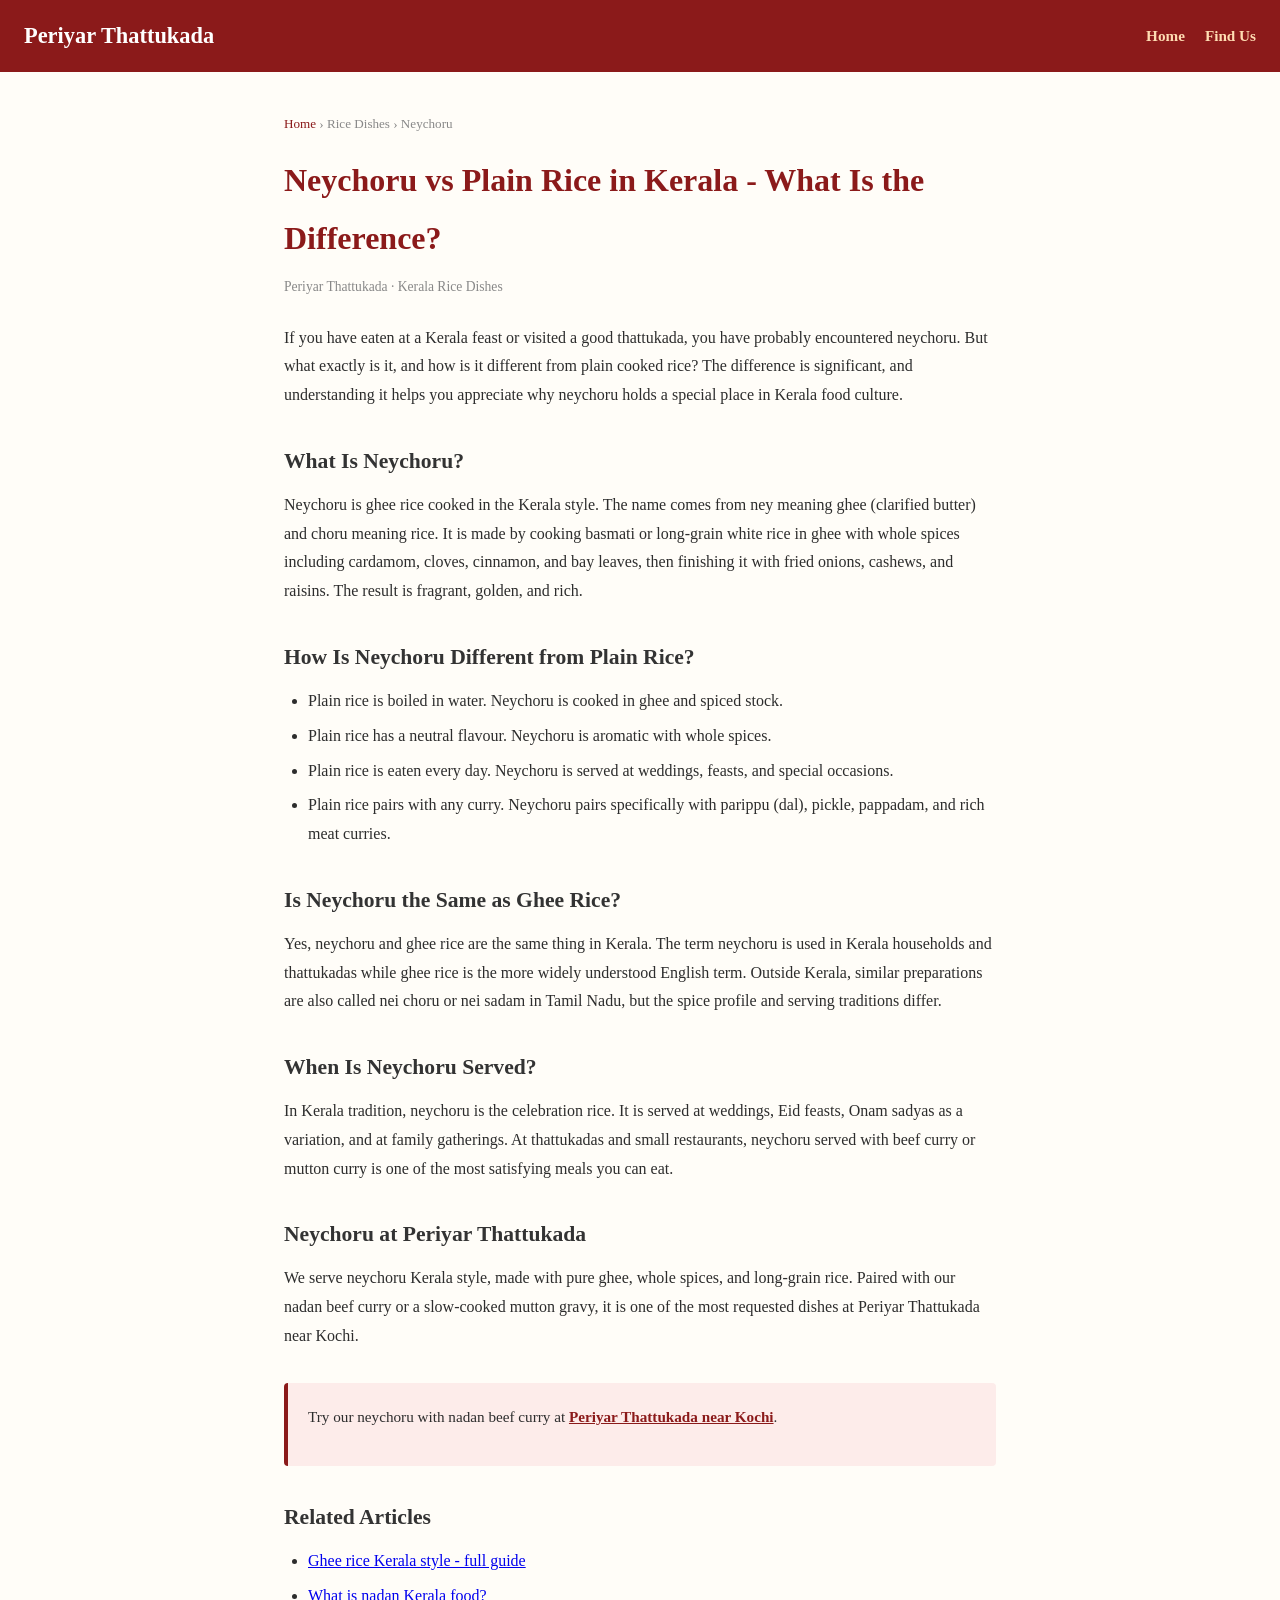
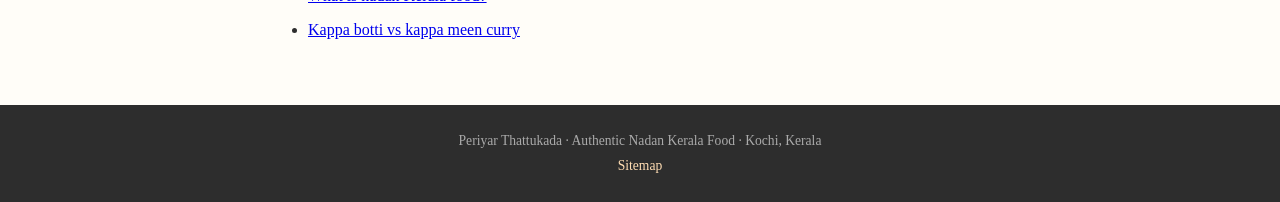
<file: blog/neychoru-vs-plain-rice.html>
<!DOCTYPE html>
<html lang="en">
<head>
<meta charset="UTF-8">
<meta name="viewport" content="width=device-width,initial-scale=1">
<title>Neychoru vs Plain Rice Kerala - What Is the Difference? | Periyar Thattukada</title>
<meta name="description" content="What is the difference between neychoru and plain rice in Kerala? Learn about ghee rice Kerala style, how it is made, and why neychoru is special in Kerala food culture.">
<link rel="canonical" href="https://periyar-thattukada-blog.pages.dev/blog/neychoru-vs-plain-rice.html">
<link rel="stylesheet" href="../style.css">
</head>
<body>
<header><a href="/">Periyar Thattukada</a><nav><a href="/">Home</a><a href="best-thattukada-near-kochi.html">Find Us</a></nav></header>
<article class="post">
<div class="breadcrumb"><a href="/">Home</a> &rsaquo; Rice Dishes &rsaquo; Neychoru</div>
<h1>Neychoru vs Plain Rice in Kerala - What Is the Difference?</h1>
<div class="meta">Periyar Thattukada &middot; Kerala Rice Dishes</div>
<p>If you have eaten at a Kerala feast or visited a good thattukada, you have probably encountered neychoru. But what exactly is it, and how is it different from plain cooked rice? The difference is significant, and understanding it helps you appreciate why neychoru holds a special place in Kerala food culture.</p>
<h2>What Is Neychoru?</h2>
<p>Neychoru is ghee rice cooked in the Kerala style. The name comes from ney meaning ghee (clarified butter) and choru meaning rice. It is made by cooking basmati or long-grain white rice in ghee with whole spices including cardamom, cloves, cinnamon, and bay leaves, then finishing it with fried onions, cashews, and raisins. The result is fragrant, golden, and rich.</p>
<h2>How Is Neychoru Different from Plain Rice?</h2>
<ul>
<li>Plain rice is boiled in water. Neychoru is cooked in ghee and spiced stock.</li>
<li>Plain rice has a neutral flavour. Neychoru is aromatic with whole spices.</li>
<li>Plain rice is eaten every day. Neychoru is served at weddings, feasts, and special occasions.</li>
<li>Plain rice pairs with any curry. Neychoru pairs specifically with parippu (dal), pickle, pappadam, and rich meat curries.</li>
</ul>
<h2>Is Neychoru the Same as Ghee Rice?</h2>
<p>Yes, neychoru and ghee rice are the same thing in Kerala. The term neychoru is used in Kerala households and thattukadas while ghee rice is the more widely understood English term. Outside Kerala, similar preparations are also called nei choru or nei sadam in Tamil Nadu, but the spice profile and serving traditions differ.</p>
<h2>When Is Neychoru Served?</h2>
<p>In Kerala tradition, neychoru is the celebration rice. It is served at weddings, Eid feasts, Onam sadyas as a variation, and at family gatherings. At thattukadas and small restaurants, neychoru served with beef curry or mutton curry is one of the most satisfying meals you can eat.</p>
<h2>Neychoru at Periyar Thattukada</h2>
<p>We serve neychoru Kerala style, made with pure ghee, whole spices, and long-grain rice. Paired with our nadan beef curry or a slow-cooked mutton gravy, it is one of the most requested dishes at Periyar Thattukada near Kochi.</p>
<div class="cta-box"><p>Try our neychoru with nadan beef curry at <a href="best-thattukada-near-kochi.html">Periyar Thattukada near Kochi</a>.</p></div>
<h2>Related Articles</h2>
<ul>
<li><a href="ghee-rice-kerala-style.html">Ghee rice Kerala style - full guide</a></li>
<li><a href="nadan-kerala-food.html">What is nadan Kerala food?</a></li>
<li><a href="kappa-botti-vs-kappa-meen.html">Kappa botti vs kappa meen curry</a></li>
</ul>
</article>
<footer><p>Periyar Thattukada &middot; Authentic Nadan Kerala Food &middot; Kochi, Kerala<br><a href="/sitemap.xml">Sitemap</a></p></footer>
</body>
</html>
</file>
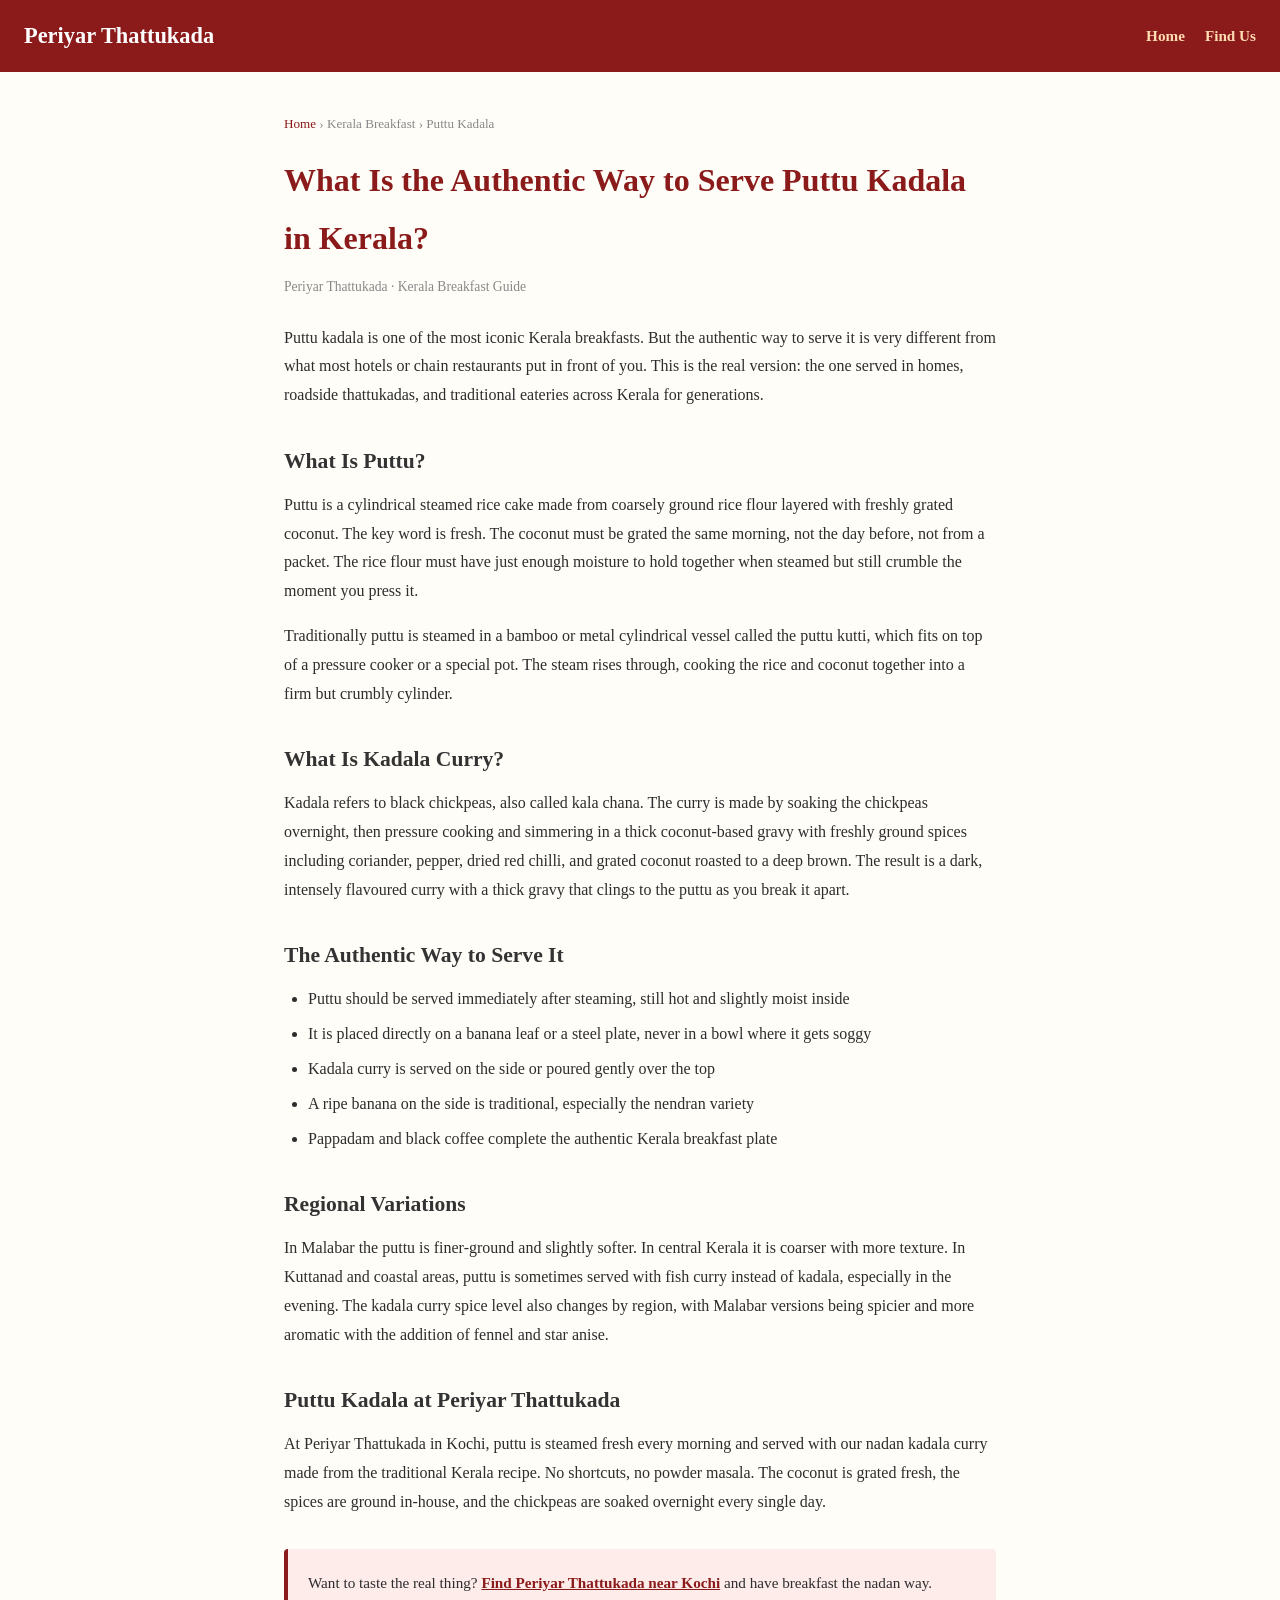
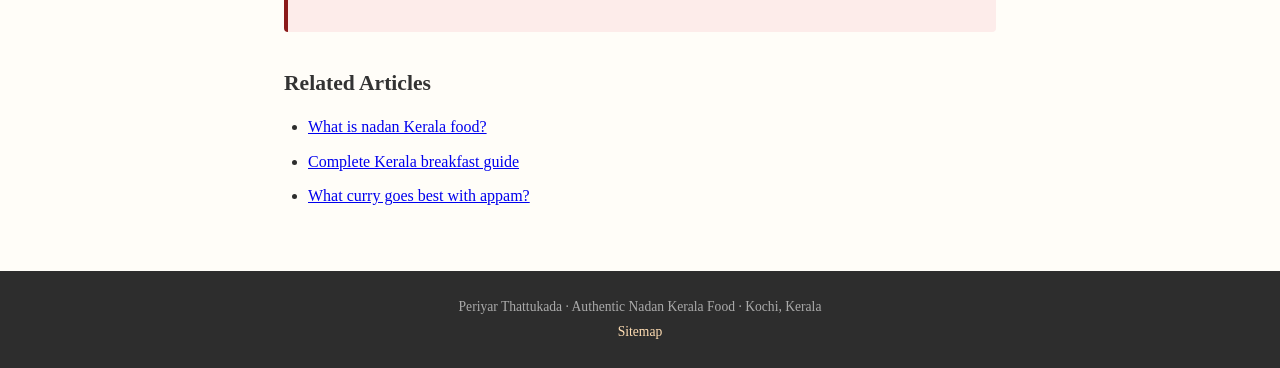
<file: blog/puttu-kadala-kerala.html>
<!DOCTYPE html>
<html lang="en">
<head>
<meta charset="UTF-8">
<meta name="viewport" content="width=device-width,initial-scale=1">
<title>What Is the Authentic Way to Serve Puttu Kadala in Kerala? | Periyar Thattukada</title>
<meta name="description" content="Learn the authentic Kerala way to serve puttu kadala - from bamboo steamer to banana leaf. The traditional method, regional variations, and the perfect kadala curry pairing.">
<link rel="canonical" href="https://periyar-thattukada-blog.pages.dev/blog/puttu-kadala-kerala.html">
<link rel="stylesheet" href="../style.css">
<script type="application/ld+json">{"@context":"https://schema.org","@type":"Article","headline":"What Is the Authentic Way to Serve Puttu Kadala in Kerala?","author":{"@type":"Organization","name":"Periyar Thattukada"}}</script>
</head>
<body>
<header><a href="/">Periyar Thattukada</a><nav><a href="/">Home</a><a href="best-thattukada-near-kochi.html">Find Us</a></nav></header>
<article class="post">
<div class="breadcrumb"><a href="/">Home</a> &rsaquo; Kerala Breakfast &rsaquo; Puttu Kadala</div>
<h1>What Is the Authentic Way to Serve Puttu Kadala in Kerala?</h1>
<div class="meta">Periyar Thattukada &middot; Kerala Breakfast Guide</div>
<p>Puttu kadala is one of the most iconic Kerala breakfasts. But the authentic way to serve it is very different from what most hotels or chain restaurants put in front of you. This is the real version: the one served in homes, roadside thattukadas, and traditional eateries across Kerala for generations.</p>
<h2>What Is Puttu?</h2>
<p>Puttu is a cylindrical steamed rice cake made from coarsely ground rice flour layered with freshly grated coconut. The key word is fresh. The coconut must be grated the same morning, not the day before, not from a packet. The rice flour must have just enough moisture to hold together when steamed but still crumble the moment you press it.</p>
<p>Traditionally puttu is steamed in a bamboo or metal cylindrical vessel called the puttu kutti, which fits on top of a pressure cooker or a special pot. The steam rises through, cooking the rice and coconut together into a firm but crumbly cylinder.</p>
<h2>What Is Kadala Curry?</h2>
<p>Kadala refers to black chickpeas, also called kala chana. The curry is made by soaking the chickpeas overnight, then pressure cooking and simmering in a thick coconut-based gravy with freshly ground spices including coriander, pepper, dried red chilli, and grated coconut roasted to a deep brown. The result is a dark, intensely flavoured curry with a thick gravy that clings to the puttu as you break it apart.</p>
<h2>The Authentic Way to Serve It</h2>
<ul>
<li>Puttu should be served immediately after steaming, still hot and slightly moist inside</li>
<li>It is placed directly on a banana leaf or a steel plate, never in a bowl where it gets soggy</li>
<li>Kadala curry is served on the side or poured gently over the top</li>
<li>A ripe banana on the side is traditional, especially the nendran variety</li>
<li>Pappadam and black coffee complete the authentic Kerala breakfast plate</li>
</ul>
<h2>Regional Variations</h2>
<p>In Malabar the puttu is finer-ground and slightly softer. In central Kerala it is coarser with more texture. In Kuttanad and coastal areas, puttu is sometimes served with fish curry instead of kadala, especially in the evening. The kadala curry spice level also changes by region, with Malabar versions being spicier and more aromatic with the addition of fennel and star anise.</p>
<h2>Puttu Kadala at Periyar Thattukada</h2>
<p>At Periyar Thattukada in Kochi, puttu is steamed fresh every morning and served with our nadan kadala curry made from the traditional Kerala recipe. No shortcuts, no powder masala. The coconut is grated fresh, the spices are ground in-house, and the chickpeas are soaked overnight every single day.</p>
<div class="cta-box"><p>Want to taste the real thing? <a href="best-thattukada-near-kochi.html">Find Periyar Thattukada near Kochi</a> and have breakfast the nadan way.</p></div>
<h2>Related Articles</h2>
<ul>
<li><a href="nadan-kerala-food.html">What is nadan Kerala food?</a></li>
<li><a href="kerala-breakfast-guide.html">Complete Kerala breakfast guide</a></li>
<li><a href="what-curry-with-appam.html">What curry goes best with appam?</a></li>
</ul>
</article>
<footer><p>Periyar Thattukada &middot; Authentic Nadan Kerala Food &middot; Kochi, Kerala<br><a href="/sitemap.xml">Sitemap</a></p></footer>
</body>
</html>
</file>
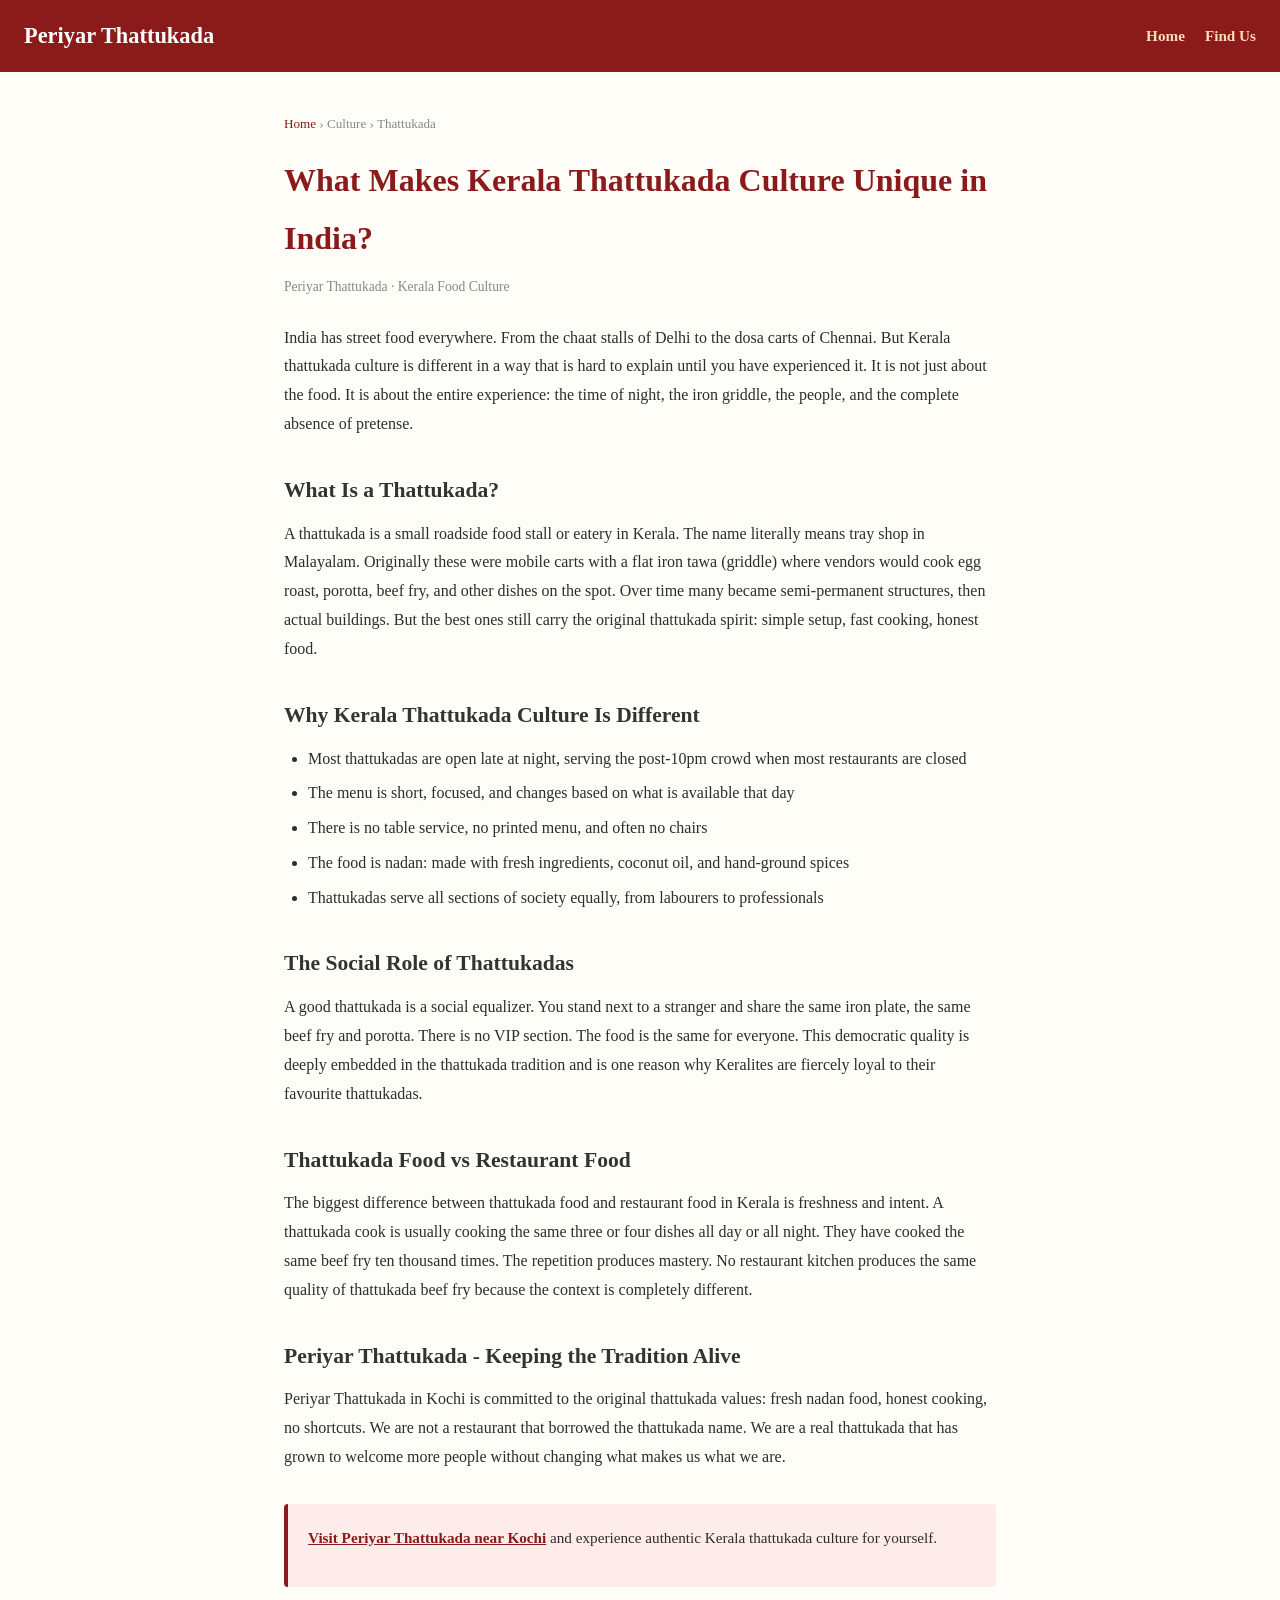
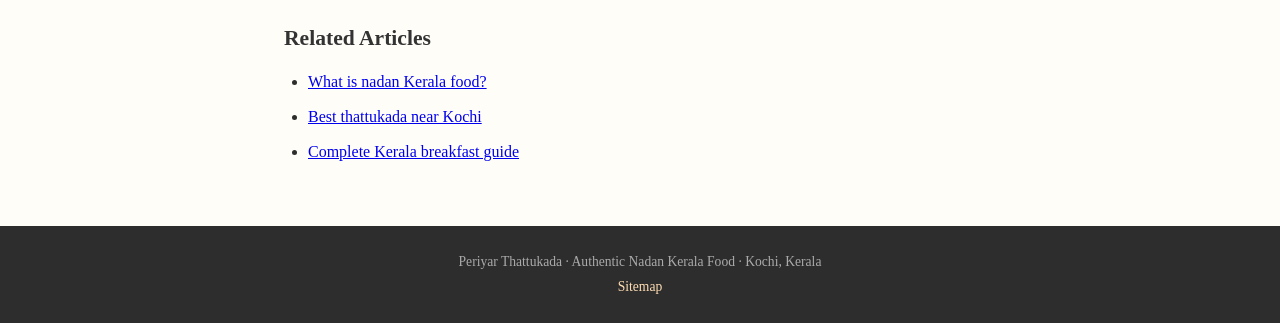
<file: blog/thattukada-culture-kerala.html>
<!DOCTYPE html>
<html lang="en">
<head>
<meta charset="UTF-8">
<meta name="viewport" content="width=device-width,initial-scale=1">
<title>What Makes Kerala Thattukada Culture Unique in India? | Periyar Thattukada</title>
<meta name="description" content="Kerala thattukada culture is unlike anything else in India. Discover what makes these roadside eateries special, their history, food, and why they are central to Kerala identity.">
<link rel="canonical" href="https://periyar-thattukada-blog.pages.dev/blog/thattukada-culture-kerala.html">
<link rel="stylesheet" href="../style.css">
</head>
<body>
<header><a href="/">Periyar Thattukada</a><nav><a href="/">Home</a><a href="best-thattukada-near-kochi.html">Find Us</a></nav></header>
<article class="post">
<div class="breadcrumb"><a href="/">Home</a> &rsaquo; Culture &rsaquo; Thattukada</div>
<h1>What Makes Kerala Thattukada Culture Unique in India?</h1>
<div class="meta">Periyar Thattukada &middot; Kerala Food Culture</div>
<p>India has street food everywhere. From the chaat stalls of Delhi to the dosa carts of Chennai. But Kerala thattukada culture is different in a way that is hard to explain until you have experienced it. It is not just about the food. It is about the entire experience: the time of night, the iron griddle, the people, and the complete absence of pretense.</p>
<h2>What Is a Thattukada?</h2>
<p>A thattukada is a small roadside food stall or eatery in Kerala. The name literally means tray shop in Malayalam. Originally these were mobile carts with a flat iron tawa (griddle) where vendors would cook egg roast, porotta, beef fry, and other dishes on the spot. Over time many became semi-permanent structures, then actual buildings. But the best ones still carry the original thattukada spirit: simple setup, fast cooking, honest food.</p>
<h2>Why Kerala Thattukada Culture Is Different</h2>
<ul>
<li>Most thattukadas are open late at night, serving the post-10pm crowd when most restaurants are closed</li>
<li>The menu is short, focused, and changes based on what is available that day</li>
<li>There is no table service, no printed menu, and often no chairs</li>
<li>The food is nadan: made with fresh ingredients, coconut oil, and hand-ground spices</li>
<li>Thattukadas serve all sections of society equally, from labourers to professionals</li>
</ul>
<h2>The Social Role of Thattukadas</h2>
<p>A good thattukada is a social equalizer. You stand next to a stranger and share the same iron plate, the same beef fry and porotta. There is no VIP section. The food is the same for everyone. This democratic quality is deeply embedded in the thattukada tradition and is one reason why Keralites are fiercely loyal to their favourite thattukadas.</p>
<h2>Thattukada Food vs Restaurant Food</h2>
<p>The biggest difference between thattukada food and restaurant food in Kerala is freshness and intent. A thattukada cook is usually cooking the same three or four dishes all day or all night. They have cooked the same beef fry ten thousand times. The repetition produces mastery. No restaurant kitchen produces the same quality of thattukada beef fry because the context is completely different.</p>
<h2>Periyar Thattukada - Keeping the Tradition Alive</h2>
<p>Periyar Thattukada in Kochi is committed to the original thattukada values: fresh nadan food, honest cooking, no shortcuts. We are not a restaurant that borrowed the thattukada name. We are a real thattukada that has grown to welcome more people without changing what makes us what we are.</p>
<div class="cta-box"><p><a href="best-thattukada-near-kochi.html">Visit Periyar Thattukada near Kochi</a> and experience authentic Kerala thattukada culture for yourself.</p></div>
<h2>Related Articles</h2>
<ul>
<li><a href="nadan-kerala-food.html">What is nadan Kerala food?</a></li>
<li><a href="best-thattukada-near-kochi.html">Best thattukada near Kochi</a></li>
<li><a href="kerala-breakfast-guide.html">Complete Kerala breakfast guide</a></li>
</ul>
</article>
<footer><p>Periyar Thattukada &middot; Authentic Nadan Kerala Food &middot; Kochi, Kerala<br><a href="/sitemap.xml">Sitemap</a></p></footer>
</body>
</html>
</file>
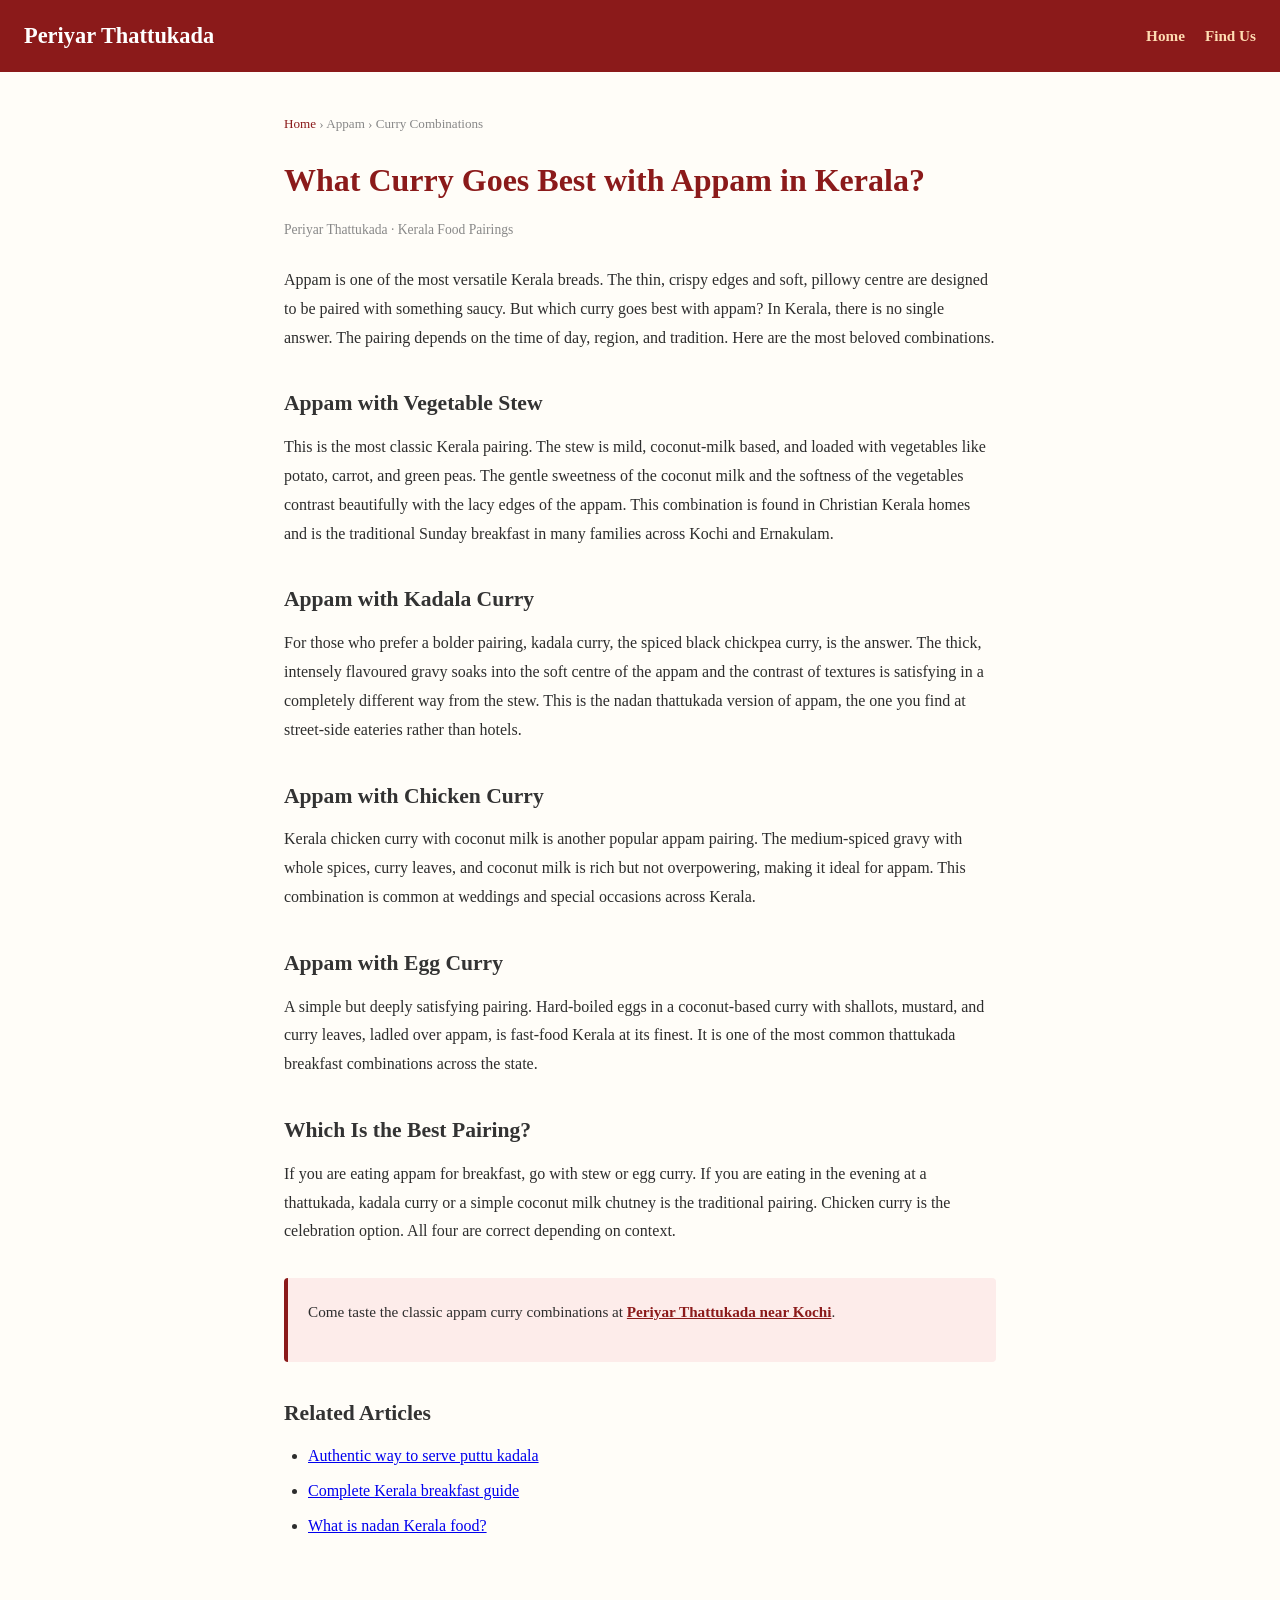
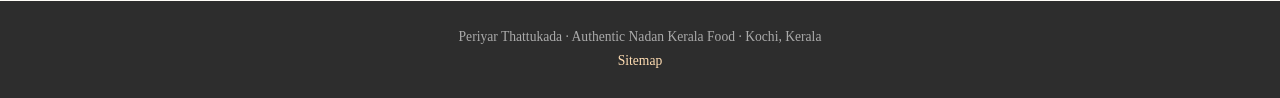
<file: blog/what-curry-with-appam.html>
<!DOCTYPE html>
<html lang="en">
<head>
<meta charset="UTF-8">
<meta name="viewport" content="width=device-width,initial-scale=1">
<title>What Curry Goes Best with Appam in Kerala? | Periyar Thattukada</title>
<meta name="description" content="Discover the best curry combinations with appam in Kerala - from vegetable stew to kadala curry to chicken curry. The classic appam curry pairings explained by Periyar Thattukada.">
<link rel="canonical" href="https://periyar-thattukada-blog.pages.dev/blog/what-curry-with-appam.html">
<link rel="stylesheet" href="../style.css">
</head>
<body>
<header><a href="/">Periyar Thattukada</a><nav><a href="/">Home</a><a href="best-thattukada-near-kochi.html">Find Us</a></nav></header>
<article class="post">
<div class="breadcrumb"><a href="/">Home</a> &rsaquo; Appam &rsaquo; Curry Combinations</div>
<h1>What Curry Goes Best with Appam in Kerala?</h1>
<div class="meta">Periyar Thattukada &middot; Kerala Food Pairings</div>
<p>Appam is one of the most versatile Kerala breads. The thin, crispy edges and soft, pillowy centre are designed to be paired with something saucy. But which curry goes best with appam? In Kerala, there is no single answer. The pairing depends on the time of day, region, and tradition. Here are the most beloved combinations.</p>
<h2>Appam with Vegetable Stew</h2>
<p>This is the most classic Kerala pairing. The stew is mild, coconut-milk based, and loaded with vegetables like potato, carrot, and green peas. The gentle sweetness of the coconut milk and the softness of the vegetables contrast beautifully with the lacy edges of the appam. This combination is found in Christian Kerala homes and is the traditional Sunday breakfast in many families across Kochi and Ernakulam.</p>
<h2>Appam with Kadala Curry</h2>
<p>For those who prefer a bolder pairing, kadala curry, the spiced black chickpea curry, is the answer. The thick, intensely flavoured gravy soaks into the soft centre of the appam and the contrast of textures is satisfying in a completely different way from the stew. This is the nadan thattukada version of appam, the one you find at street-side eateries rather than hotels.</p>
<h2>Appam with Chicken Curry</h2>
<p>Kerala chicken curry with coconut milk is another popular appam pairing. The medium-spiced gravy with whole spices, curry leaves, and coconut milk is rich but not overpowering, making it ideal for appam. This combination is common at weddings and special occasions across Kerala.</p>
<h2>Appam with Egg Curry</h2>
<p>A simple but deeply satisfying pairing. Hard-boiled eggs in a coconut-based curry with shallots, mustard, and curry leaves, ladled over appam, is fast-food Kerala at its finest. It is one of the most common thattukada breakfast combinations across the state.</p>
<h2>Which Is the Best Pairing?</h2>
<p>If you are eating appam for breakfast, go with stew or egg curry. If you are eating in the evening at a thattukada, kadala curry or a simple coconut milk chutney is the traditional pairing. Chicken curry is the celebration option. All four are correct depending on context.</p>
<div class="cta-box"><p>Come taste the classic appam curry combinations at <a href="best-thattukada-near-kochi.html">Periyar Thattukada near Kochi</a>.</p></div>
<h2>Related Articles</h2>
<ul>
<li><a href="puttu-kadala-kerala.html">Authentic way to serve puttu kadala</a></li>
<li><a href="kerala-breakfast-guide.html">Complete Kerala breakfast guide</a></li>
<li><a href="nadan-kerala-food.html">What is nadan Kerala food?</a></li>
</ul>
</article>
<footer><p>Periyar Thattukada &middot; Authentic Nadan Kerala Food &middot; Kochi, Kerala<br><a href="/sitemap.xml">Sitemap</a></p></footer>
</body>
</html>
</file>
<file: style.css>
*{margin:0;padding:0;box-sizing:border-box}
body{font-family:'Georgia',serif;color:#2d2d2d;background:#fffdf8;line-height:1.8}
header{background:#8B1A1A;color:#fff;padding:16px 24px;display:flex;align-items:center;justify-content:space-between}
header a{color:#fff;text-decoration:none;font-size:1.4rem;font-weight:bold}
nav a{color:#ffddb3;text-decoration:none;margin-left:20px;font-size:.95rem}
nav a:hover{color:#fff}
.hero{background:linear-gradient(135deg,#8B1A1A,#c0392b);color:#fff;padding:60px 24px;text-align:center}
.hero h1{font-size:2.2rem;margin-bottom:12px}
.hero p{font-size:1.1rem;opacity:.9;max-width:620px;margin:0 auto}
.container{max-width:860px;margin:40px auto;padding:0 24px}
.article-grid{display:grid;grid-template-columns:repeat(auto-fill,minmax(280px,1fr));gap:24px;margin-top:32px}
.card{background:#fff;border-radius:8px;box-shadow:0 2px 8px rgba(0,0,0,.08);overflow:hidden;transition:transform .2s}
.card:hover{transform:translateY(-4px)}
.card-body{padding:20px}
.card h3{font-size:1.05rem;margin-bottom:8px;color:#8B1A1A}
.card p{font-size:.9rem;color:#555;margin-bottom:12px}
.card a{color:#8B1A1A;font-weight:bold;text-decoration:none;font-size:.9rem}
.badge{display:inline-block;background:#fdecea;color:#8B1A1A;font-size:.75rem;padding:2px 8px;border-radius:12px;margin-bottom:8px}
article.post{max-width:760px;margin:40px auto;padding:0 24px}
article.post h1{font-size:2rem;color:#8B1A1A;margin-bottom:8px}
article.post .meta{color:#888;font-size:.85rem;margin-bottom:24px}
article.post h2{font-size:1.35rem;color:#333;margin:32px 0 10px}
article.post p{margin-bottom:16px}
article.post ul{margin:0 0 16px 24px}
article.post ul li{margin-bottom:6px}
.cta-box{background:#fdecea;border-left:4px solid #8B1A1A;padding:20px;margin:32px 0;border-radius:4px}
.cta-box p{margin:0;font-size:.95rem}
.cta-box a{color:#8B1A1A;font-weight:bold}
footer{background:#2d2d2d;color:#aaa;text-align:center;padding:24px;font-size:.85rem;margin-top:60px}
footer a{color:#ffddb3;text-decoration:none}
.breadcrumb{font-size:.82rem;color:#888;margin-bottom:16px}
.breadcrumb a{color:#8B1A1A;text-decoration:none}
@media(max-width:600px){.hero h1{font-size:1.5rem}article.post h1{font-size:1.5rem}}
</file>
